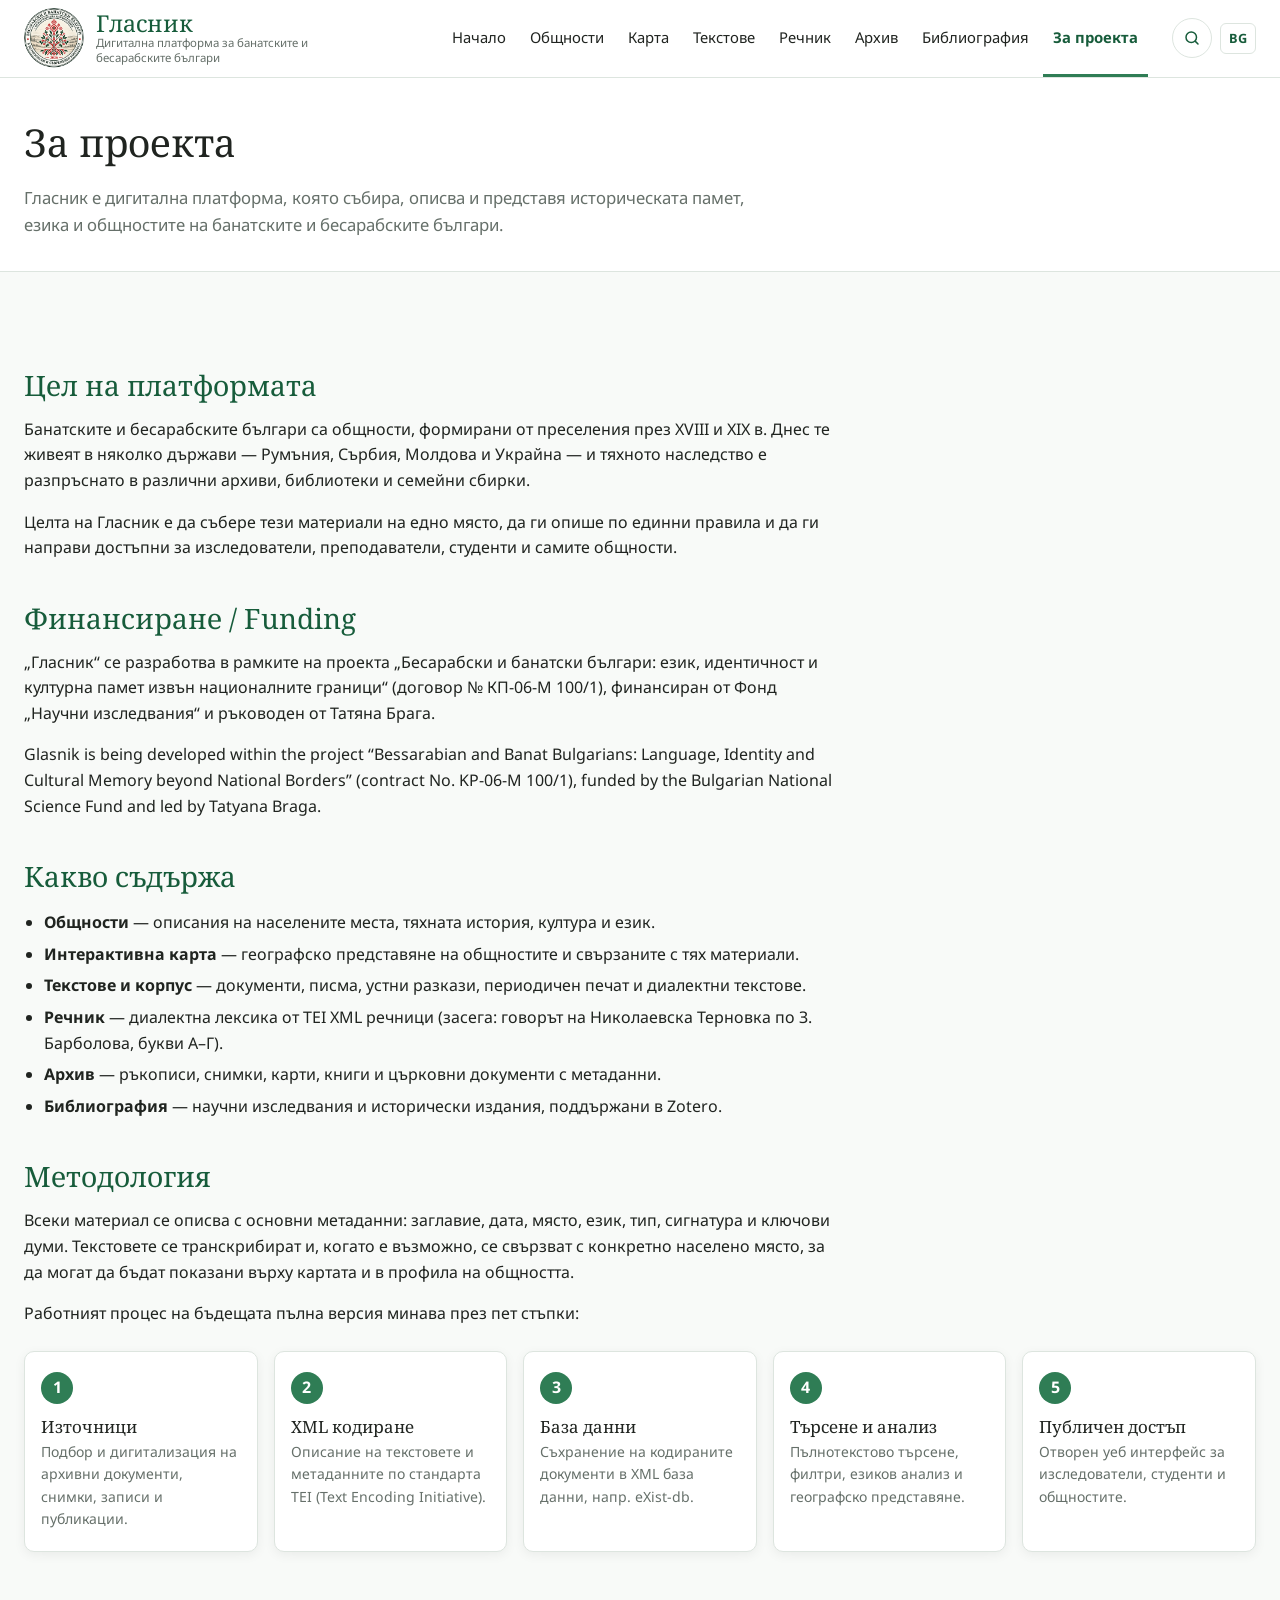
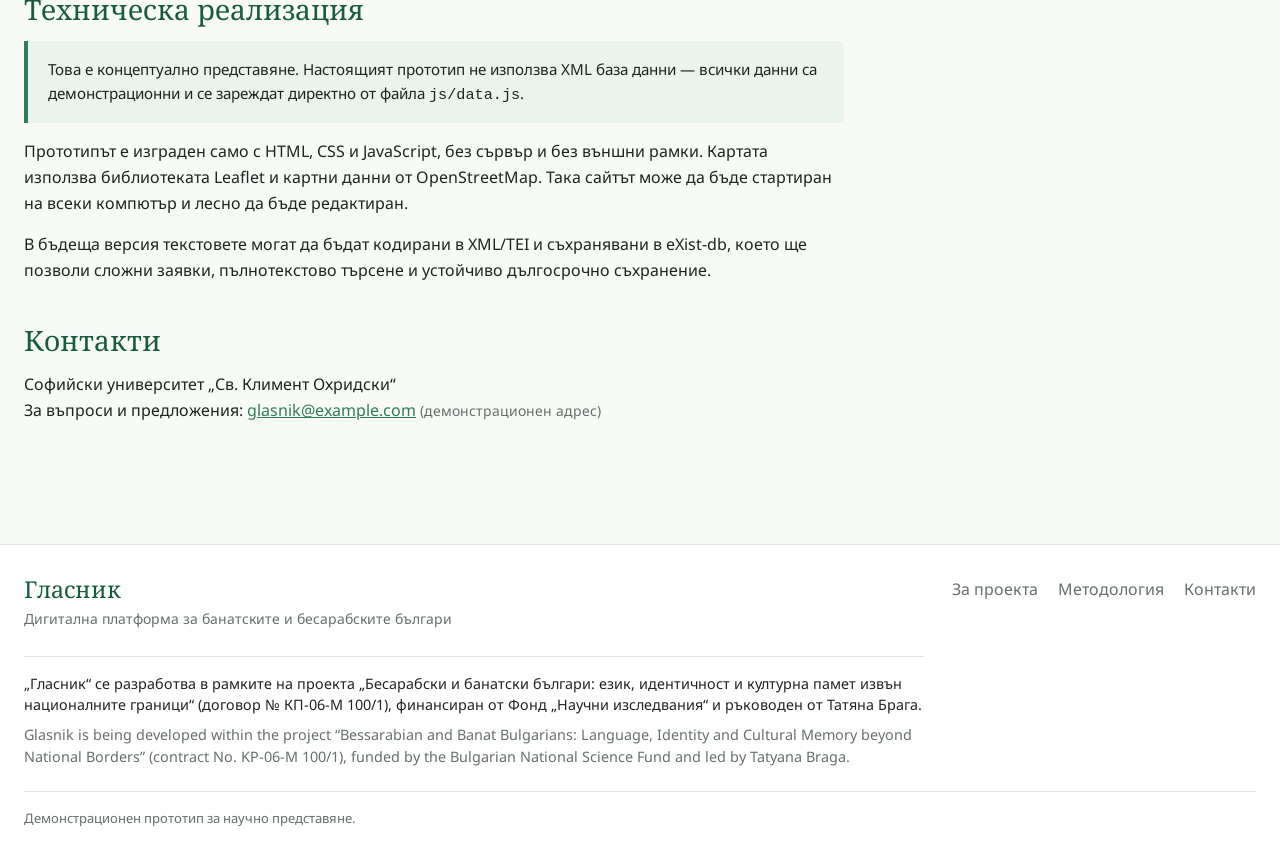
<file: about.html>
<!DOCTYPE html>
<html lang="bg">
<head>
  <meta charset="UTF-8">
  <meta name="viewport" content="width=device-width, initial-scale=1.0">
  <title>Гласник — За проекта</title>
  <link rel="preconnect" href="https://fonts.googleapis.com">
  <link rel="preconnect" href="https://fonts.gstatic.com" crossorigin>
  <link rel="stylesheet" href="https://fonts.googleapis.com/css2?family=Noto+Sans:ital,wght@0,400;0,700;1,400&family=Noto+Serif:ital,wght@0,400;0,700;1,400&display=swap">
  <link rel="icon" type="image/png" href="assets/images/favicon.png">
  <link rel="stylesheet" href="css/style.css">
</head>
<body data-page="about">

  <div id="site-header"></div>

  <main>
    <section class="page-header">
      <div class="container">
        <h1>За проекта</h1>
        <p>Гласник е дигитална платформа, която събира, описва и представя историческата памет, езика и общностите на банатските и бесарабските българи.</p>
      </div>
    </section>

    <section class="section">
      <div class="container">
        <div class="prose">

          <h2 id="goal">Цел на платформата</h2>
          <p>
            Банатските и бесарабските българи са общности, формирани от преселения през XVIII и XIX в.
            Днес те живеят в няколко държави — Румъния, Сърбия, Молдова и Украйна — и тяхното наследство
            е разпръснато в различни архиви, библиотеки и семейни сбирки.
          </p>
          <p>
            Целта на Гласник е да събере тези материали на едно място, да ги опише по единни правила
            и да ги направи достъпни за изследователи, преподаватели, студенти и самите общности.
          </p>

          <h2 id="funding">Финансиране / Funding</h2>
          <p lang="bg">„Гласник“ се разработва в рамките на проекта „Бесарабски и банатски българи: език, идентичност и културна памет извън националните граници“ (договор № КП-06-М 100/1), финансиран от Фонд „Научни изследвания“ и ръководен от Татяна Брага.</p>
          <p lang="en">Glasnik is being developed within the project “Bessarabian and Banat Bulgarians: Language, Identity and Cultural Memory beyond National Borders” (contract No. KP-06-M 100/1), funded by the Bulgarian National Science Fund and led by Tatyana Braga.</p>

          <h2 id="content">Какво съдържа</h2>
          <ul>
            <li><strong>Общности</strong> — описания на населените места, тяхната история, култура и език.</li>
            <li><strong>Интерактивна карта</strong> — географско представяне на общностите и свързаните с тях материали.</li>
            <li><strong>Текстове и корпус</strong> — документи, писма, устни разкази, периодичен печат и диалектни текстове.</li>
            <li><strong>Речник</strong> — диалектна лексика от TEI XML речници (засега: говорът на Николаевска Терновка по З. Барболова, букви А–Г).</li>
            <li><strong>Архив</strong> — ръкописи, снимки, карти, книги и църковни документи с метаданни.</li>
            <li><strong>Библиография</strong> — научни изследвания и исторически издания, поддържани в Zotero.</li>
          </ul>

          <h2 id="methodology">Методология</h2>
          <p>
            Всеки материал се описва с основни метаданни: заглавие, дата, място, език, тип, сигнатура и ключови думи.
            Текстовете се транскрибират и, когато е възможно, се свързват с конкретно населено място,
            за да могат да бъдат показани върху картата и в профила на общността.
          </p>
          <p>
            Работният процес на бъдещата пълна версия минава през пет стъпки:
          </p>
        </div>

        <ol class="workflow">
          <li>
            <h3>Източници</h3>
            <p>Подбор и дигитализация на архивни документи, снимки, записи и публикации.</p>
          </li>
          <li>
            <h3>XML кодиране</h3>
            <p>Описание на текстовете и метаданните по стандарта TEI (Text Encoding Initiative).</p>
          </li>
          <li>
            <h3>База данни</h3>
            <p>Съхранение на кодираните документи в XML база данни, напр. eXist-db.</p>
          </li>
          <li>
            <h3>Търсене и анализ</h3>
            <p>Пълнотекстово търсене, филтри, езиков анализ и географско представяне.</p>
          </li>
          <li>
            <h3>Публичен достъп</h3>
            <p>Отворен уеб интерфейс за изследователи, студенти и общностите.</p>
          </li>
        </ol>

        <div class="prose">
          <h2 id="technical">Техническа реализация</h2>
          <p class="note">
            Това е концептуално представяне. Настоящият прототип не използва XML база данни —
            всички данни са демонстрационни и се зареждат директно от файла <code>js/data.js</code>.
          </p>
          <p>
            Прототипът е изграден само с HTML, CSS и JavaScript, без сървър и без външни рамки.
            Картата използва библиотеката Leaflet и картни данни от OpenStreetMap.
            Така сайтът може да бъде стартиран на всеки компютър и лесно да бъде редактиран.
          </p>
          <p>
            В бъдеща версия текстовете могат да бъдат кодирани в XML/TEI и съхранявани в eXist-db,
            което ще позволи сложни заявки, пълнотекстово търсене и устойчиво дългосрочно съхранение.
          </p>

          <h2 id="contacts">Контакти</h2>
          <p>
            Софийски университет „Св. Климент Охридски“<br>
            За въпроси и предложения: <a href="mailto:glasnik@example.com">glasnik@example.com</a>
            <span class="muted small">(демонстрационен адрес)</span>
          </p>
        </div>
      </div>
    </section>
  </main>

  <div id="site-footer"></div>

  <script src="js/data.js"></script>
  <script src="js/common.js"></script>
</body>
</html>
</file>
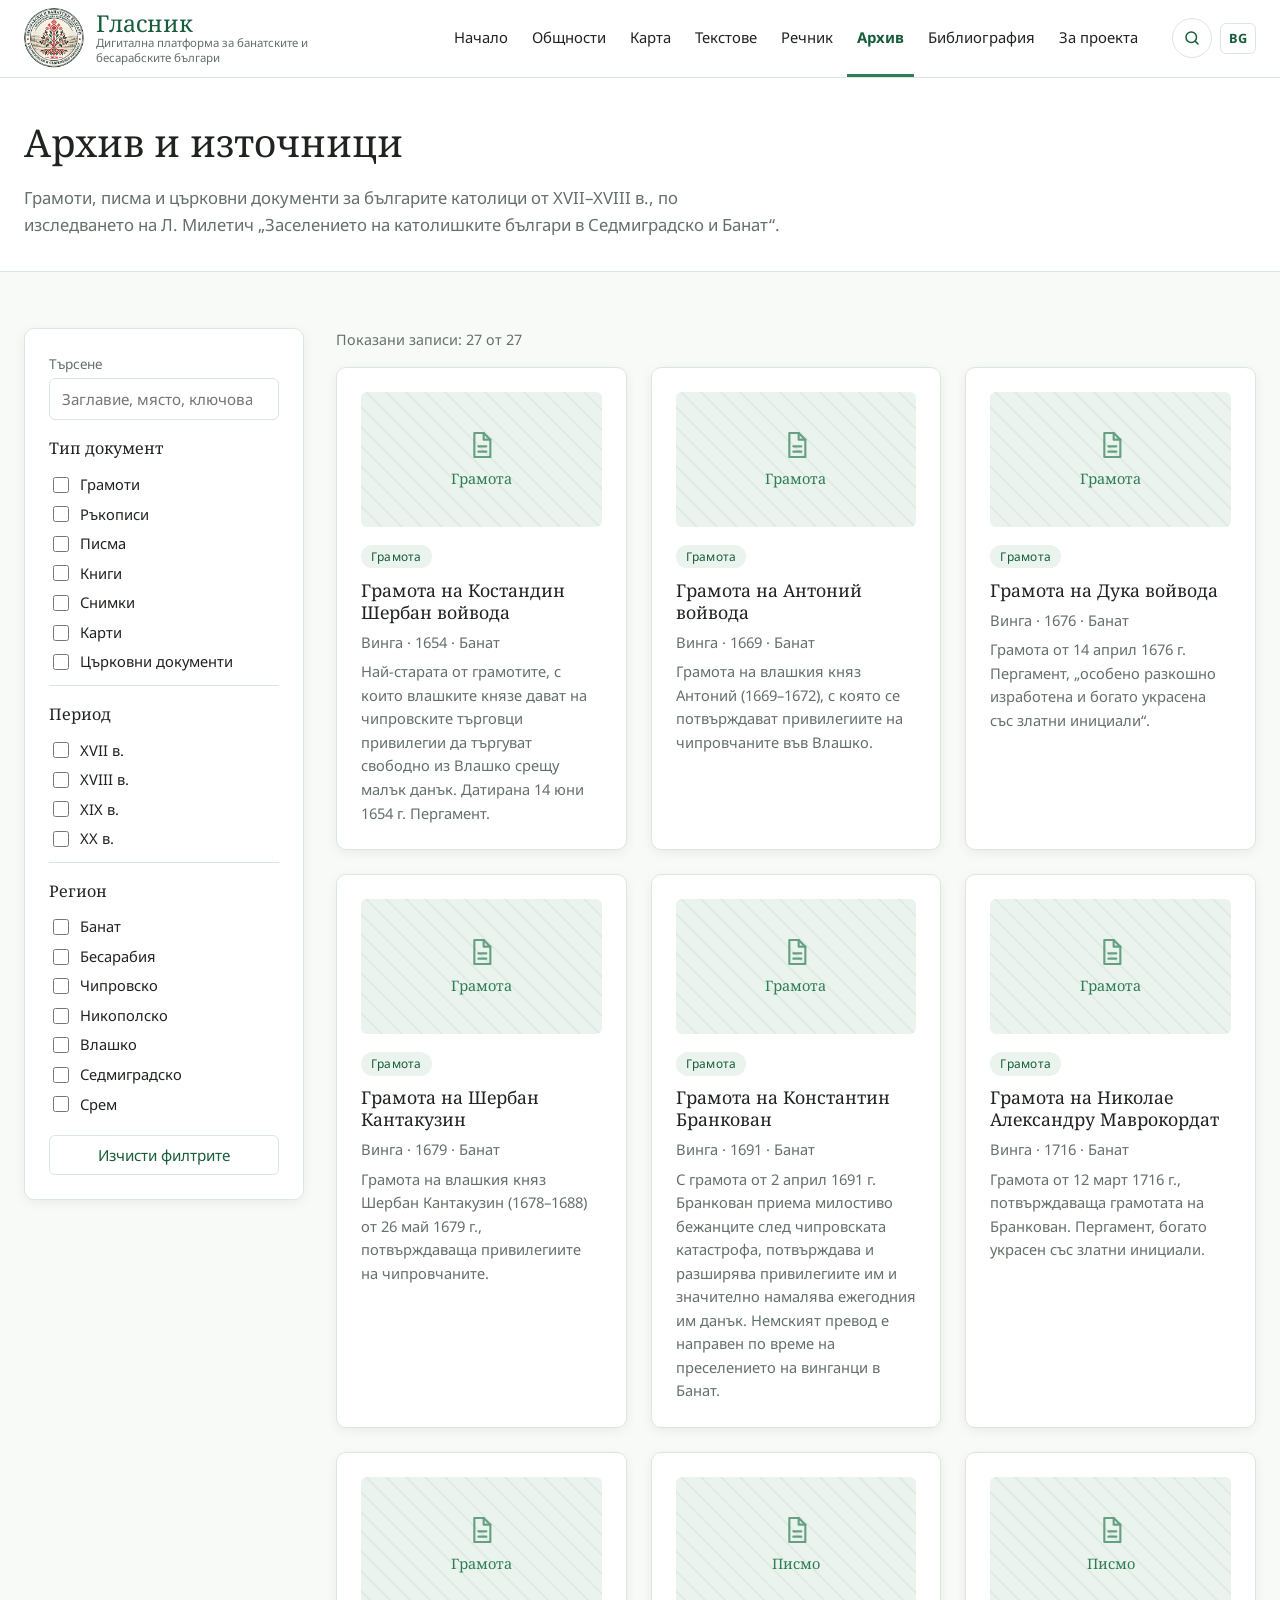
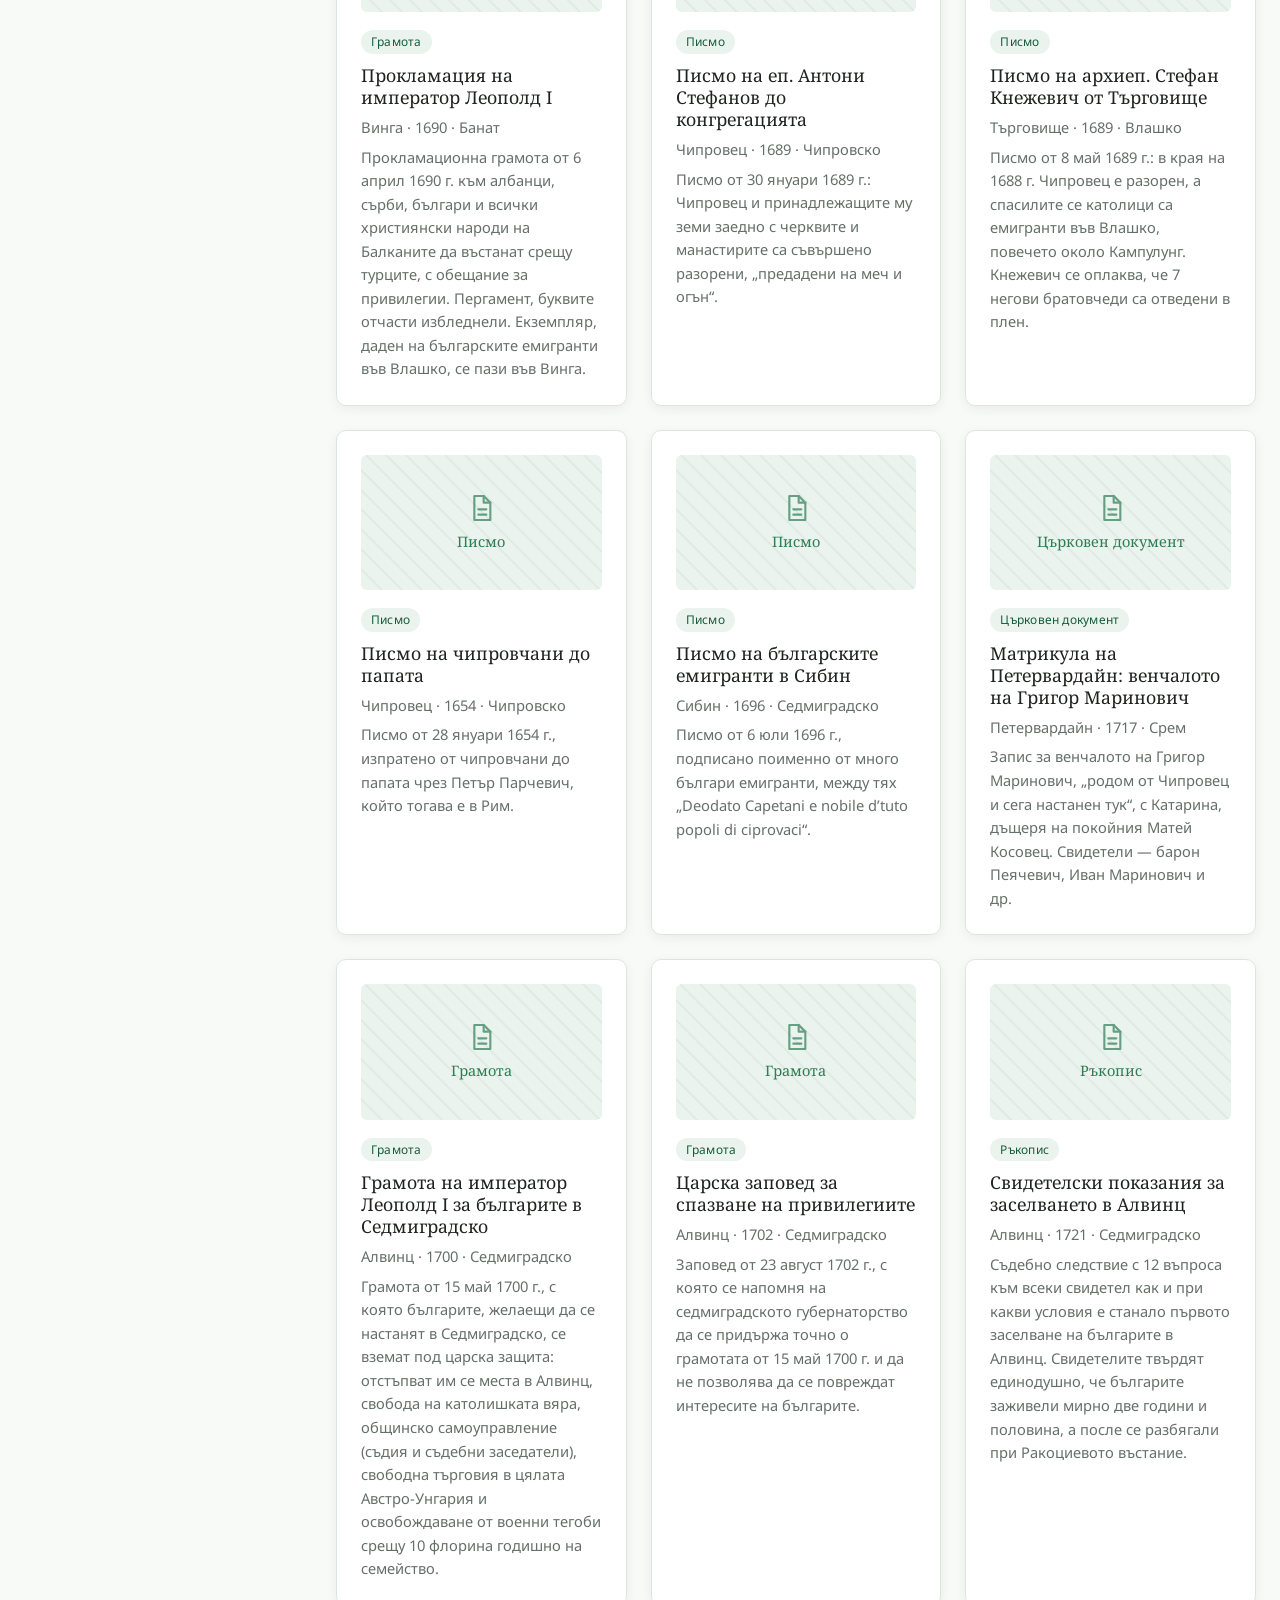
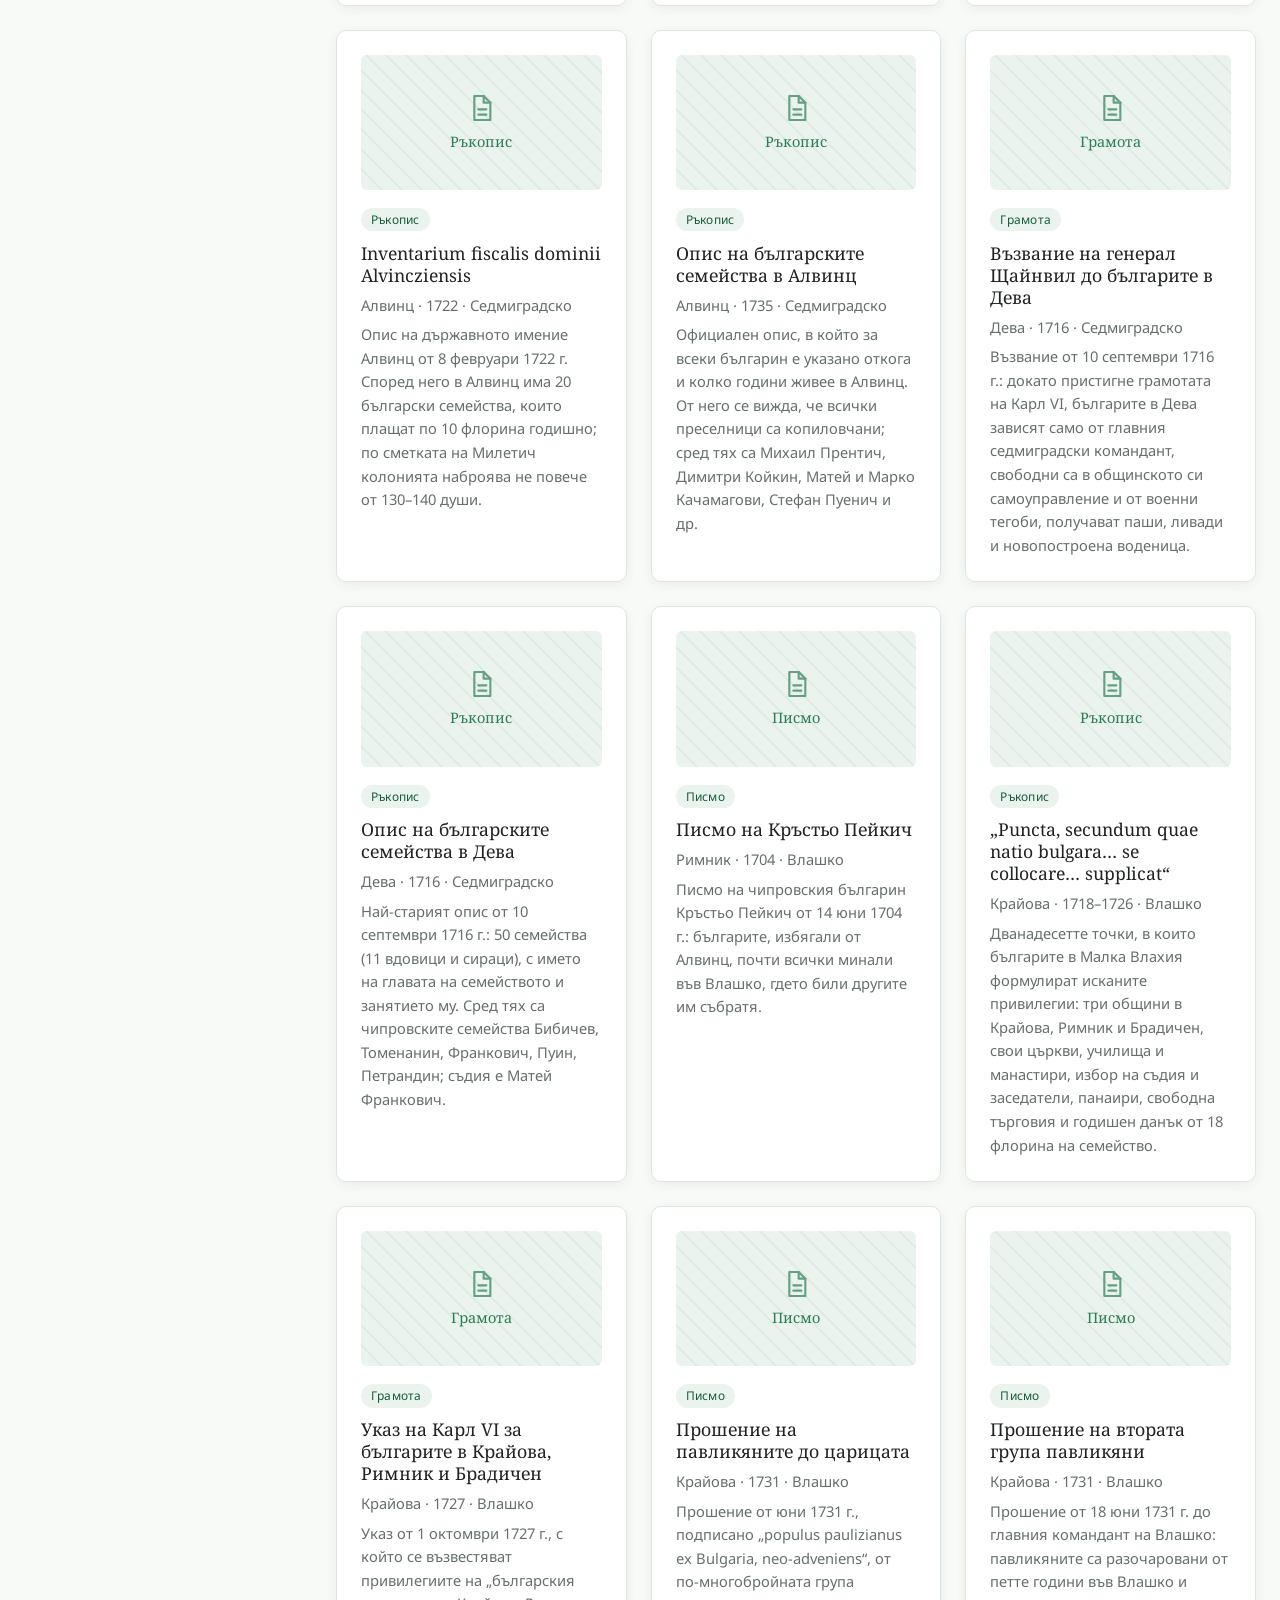
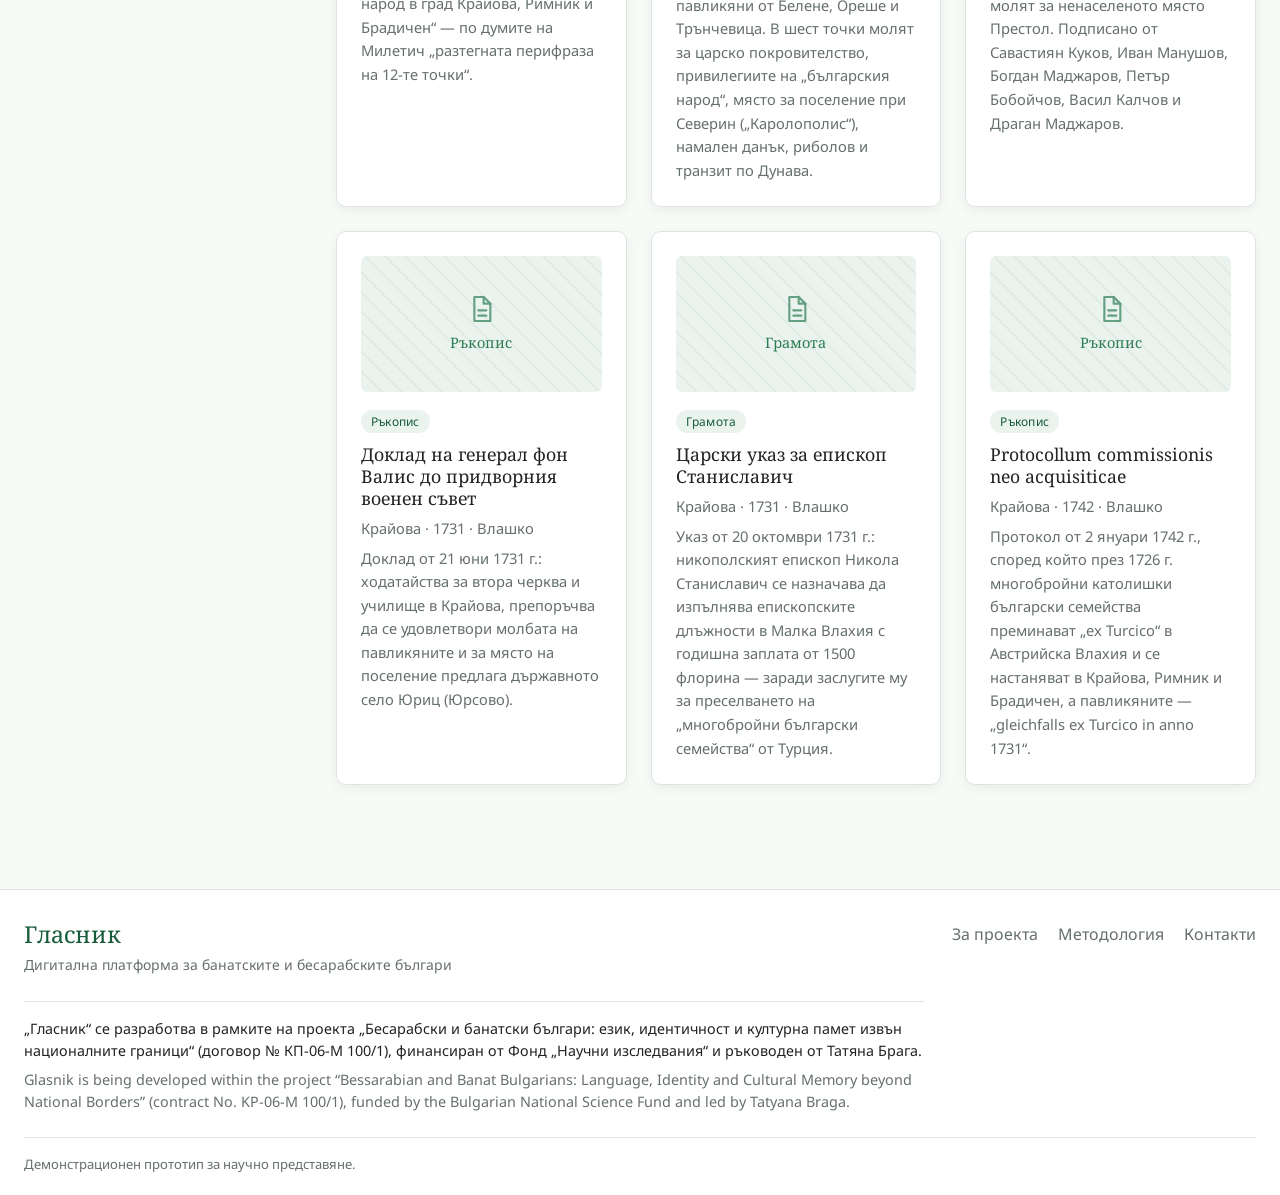
<file: archive.html>
<!DOCTYPE html>
<html lang="bg">
<head>
  <meta charset="UTF-8">
  <meta name="viewport" content="width=device-width, initial-scale=1.0">
  <title>Гласник — Архив и източници</title>
  <link rel="preconnect" href="https://fonts.googleapis.com">
  <link rel="preconnect" href="https://fonts.gstatic.com" crossorigin>
  <link rel="stylesheet" href="https://fonts.googleapis.com/css2?family=Noto+Sans:ital,wght@0,400;0,700;1,400&family=Noto+Serif:ital,wght@0,400;0,700;1,400&display=swap">
  <link rel="icon" type="image/png" href="assets/images/favicon.png">
  <link rel="stylesheet" href="css/style.css">
</head>
<body data-page="archive">

  <div id="site-header"></div>

  <main>
    <section class="page-header">
      <div class="container">
        <h1>Архив и източници</h1>
        <p>Грамоти, писма и църковни документи за българите католици от XVII–XVIII в., по изследването на Л. Милетич „Заселението на католишките българи в Седмиградско и Банат“.</p>
      </div>
    </section>

    <section class="section">
      <div class="container sidebar-layout">

        <aside class="filters-panel card" aria-label="Филтри за архива">
          <label class="field-label" for="archive-search">Търсене</label>
          <input class="input" type="search" id="archive-search" placeholder="Заглавие, място, ключова дума…" style="margin-bottom: 16px;">

          <fieldset class="filter-group">
            <legend>Тип документ</legend>
            <label class="check"><input type="checkbox" name="archive-type" value="Грамота"> Грамоти</label>
            <label class="check"><input type="checkbox" name="archive-type" value="Ръкопис"> Ръкописи</label>
            <label class="check"><input type="checkbox" name="archive-type" value="Писмо"> Писма</label>
            <label class="check"><input type="checkbox" name="archive-type" value="Книга"> Книги</label>
            <label class="check"><input type="checkbox" name="archive-type" value="Снимка"> Снимки</label>
            <label class="check"><input type="checkbox" name="archive-type" value="Карта"> Карти</label>
            <label class="check"><input type="checkbox" name="archive-type" value="Църковен документ"> Църковни документи</label>
          </fieldset>

          <fieldset class="filter-group">
            <legend>Период</legend>
            <label class="check"><input type="checkbox" name="archive-period" value="XVII"> XVII в.</label>
            <label class="check"><input type="checkbox" name="archive-period" value="XVIII"> XVIII в.</label>
            <label class="check"><input type="checkbox" name="archive-period" value="XIX"> XIX в.</label>
            <label class="check"><input type="checkbox" name="archive-period" value="XX"> XX в.</label>
          </fieldset>

          <fieldset class="filter-group">
            <legend>Регион</legend>
            <label class="check"><input type="checkbox" name="archive-region" value="Банат"> Банат</label>
            <label class="check"><input type="checkbox" name="archive-region" value="Бесарабия"> Бесарабия</label>
            <label class="check"><input type="checkbox" name="archive-region" value="Чипровско"> Чипровско</label>
            <label class="check"><input type="checkbox" name="archive-region" value="Никополско"> Никополско</label>
            <label class="check"><input type="checkbox" name="archive-region" value="Влашко"> Влашко</label>
            <label class="check"><input type="checkbox" name="archive-region" value="Седмиградско"> Седмиградско</label>
            <label class="check"><input type="checkbox" name="archive-region" value="Срем"> Срем</label>
          </fieldset>

          <button type="button" class="btn btn-outline btn-block" id="reset-archive" style="margin-top: 8px;">Изчисти филтрите</button>
        </aside>

        <div>
          <p class="results-info" id="archive-count" aria-live="polite"></p>
          <div class="grid grid-3" id="archive-grid"></div>
        </div>
      </div>
    </section>
  </main>

  <dialog class="modal" id="archive-modal" aria-labelledby="modal-title">
    <div class="modal-header">
      <div>
        <span class="badge" id="modal-type"></span>
        <h2 id="modal-title"></h2>
      </div>
      <button type="button" class="icon-btn" id="modal-close" aria-label="Затвори">✕</button>
    </div>
    <div class="modal-body">
      <dl class="info-list" id="modal-info"></dl>
      <p class="field-label" style="margin-top: 16px;">Кратко описание</p>
      <p id="modal-description"></p>
      <p class="field-label">Ключови думи</p>
      <ul class="tag-list" id="modal-keywords" aria-label="Ключови думи"></ul>

      <div class="modal-actions">
        <button type="button" class="btn btn-primary" id="btn-preview">Преглед</button>
        <button type="button" class="btn btn-outline" id="btn-transcription" aria-expanded="false" aria-controls="modal-transcription">Транскрипция</button>
        <button type="button" class="btn btn-outline" id="btn-pdf">Изтегли PDF</button>
      </div>

      <div class="transcription" id="modal-transcription" hidden></div>
    </div>
  </dialog>

  <div id="site-footer"></div>

  <script src="js/data.js"></script>
  <script src="js/common.js"></script>
  <script src="js/archive.js"></script>
</body>
</html>
</file>
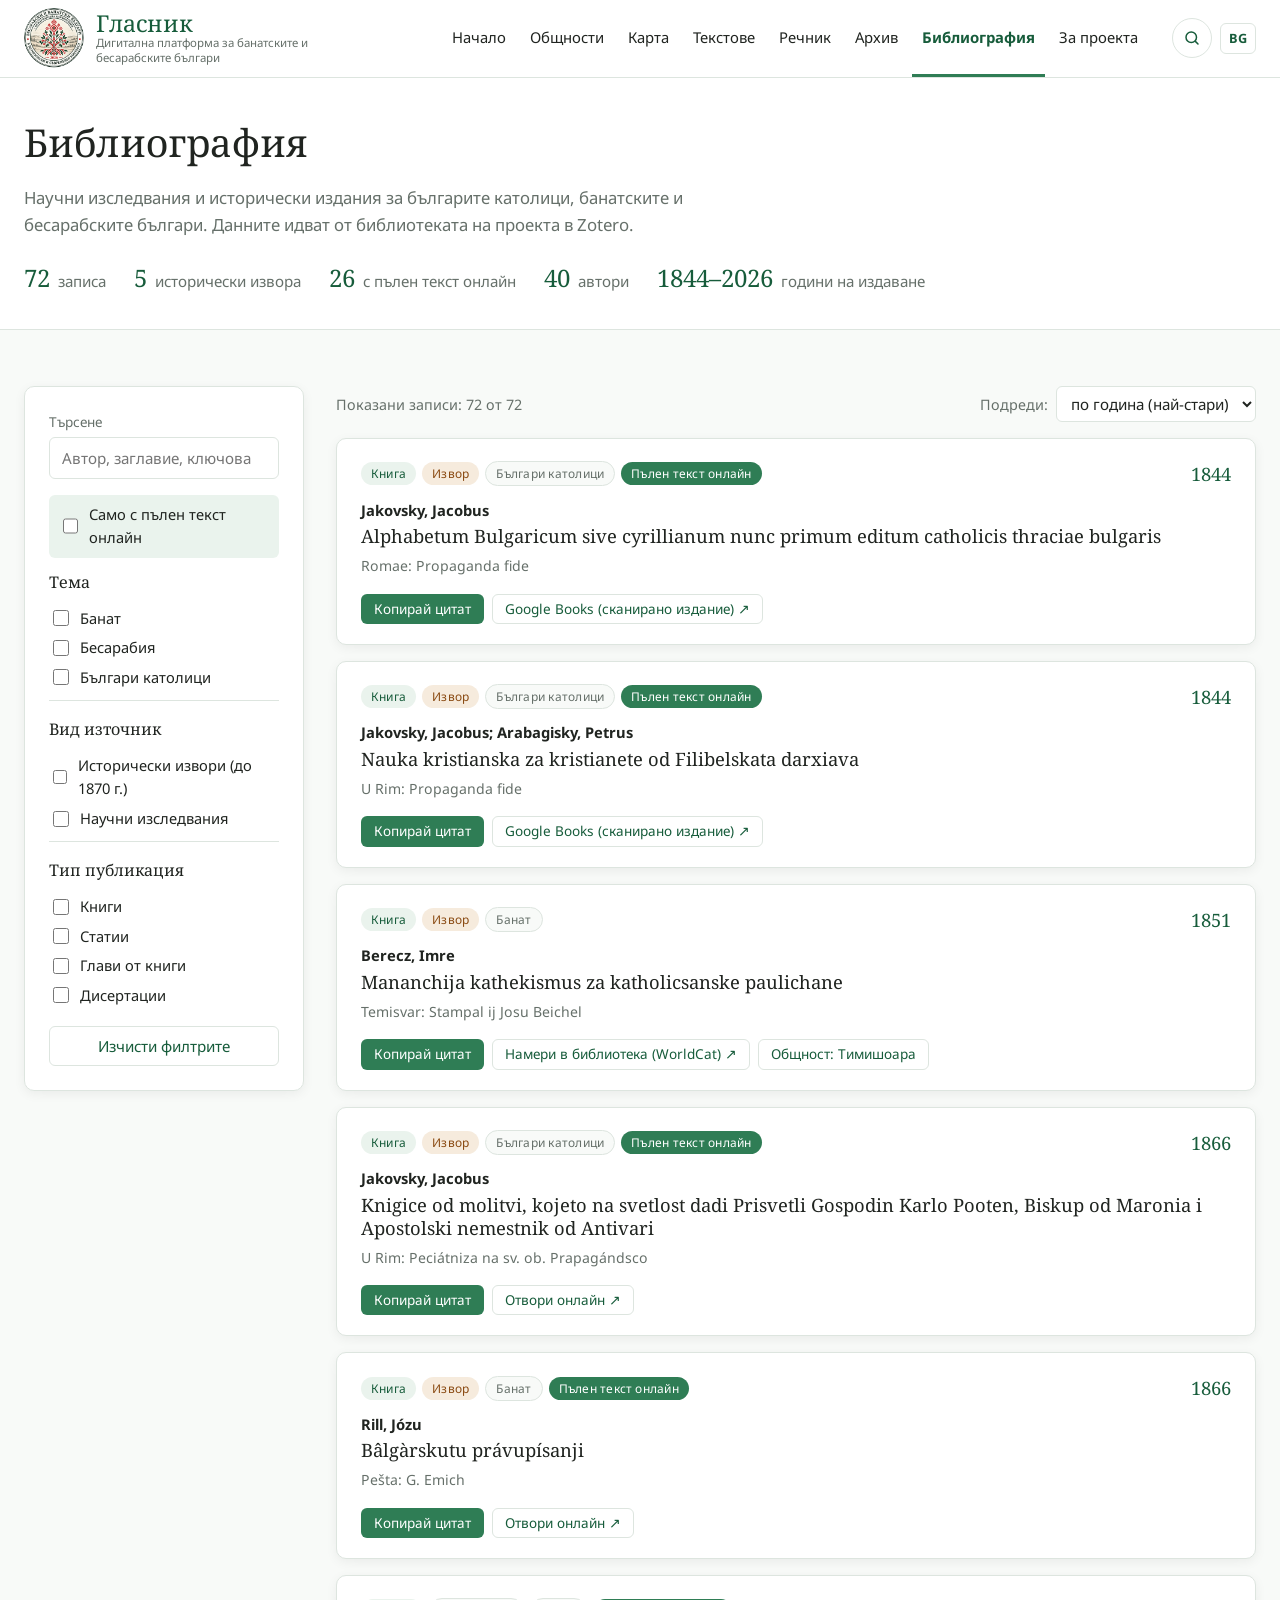
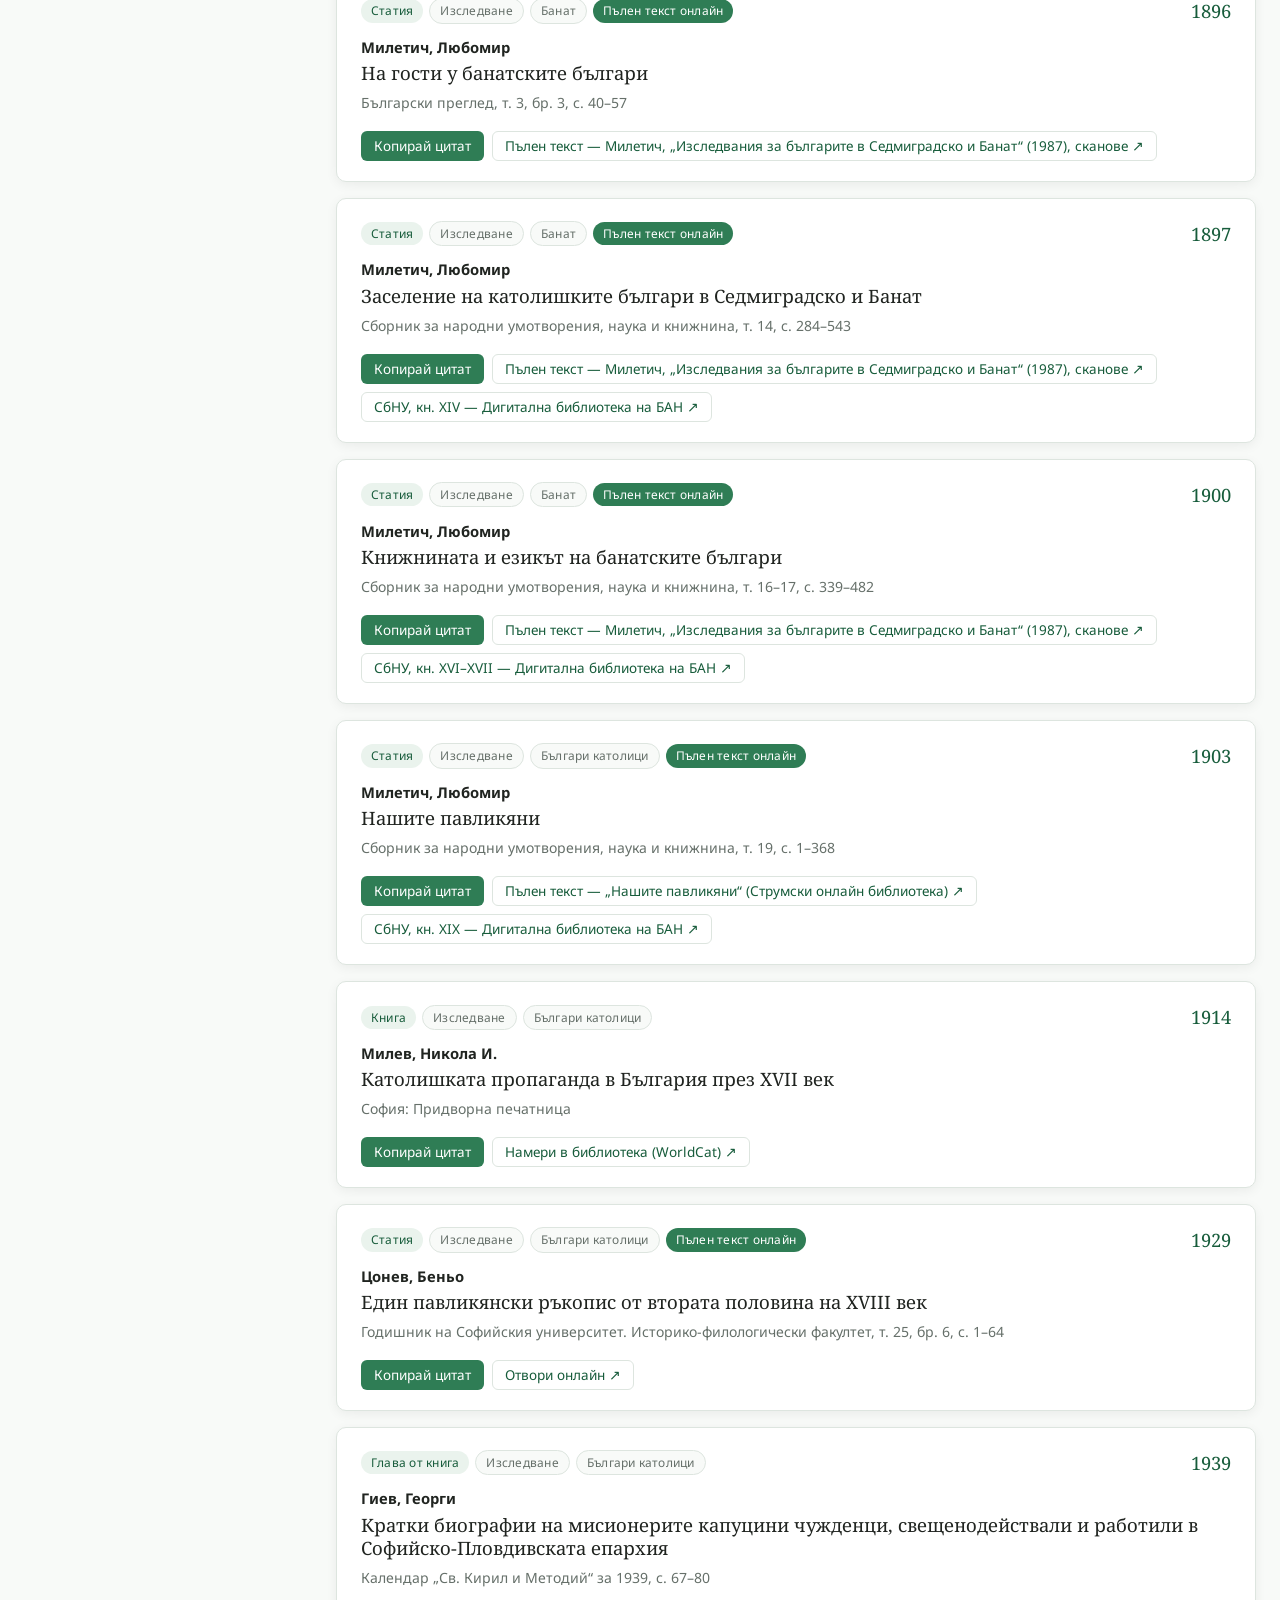
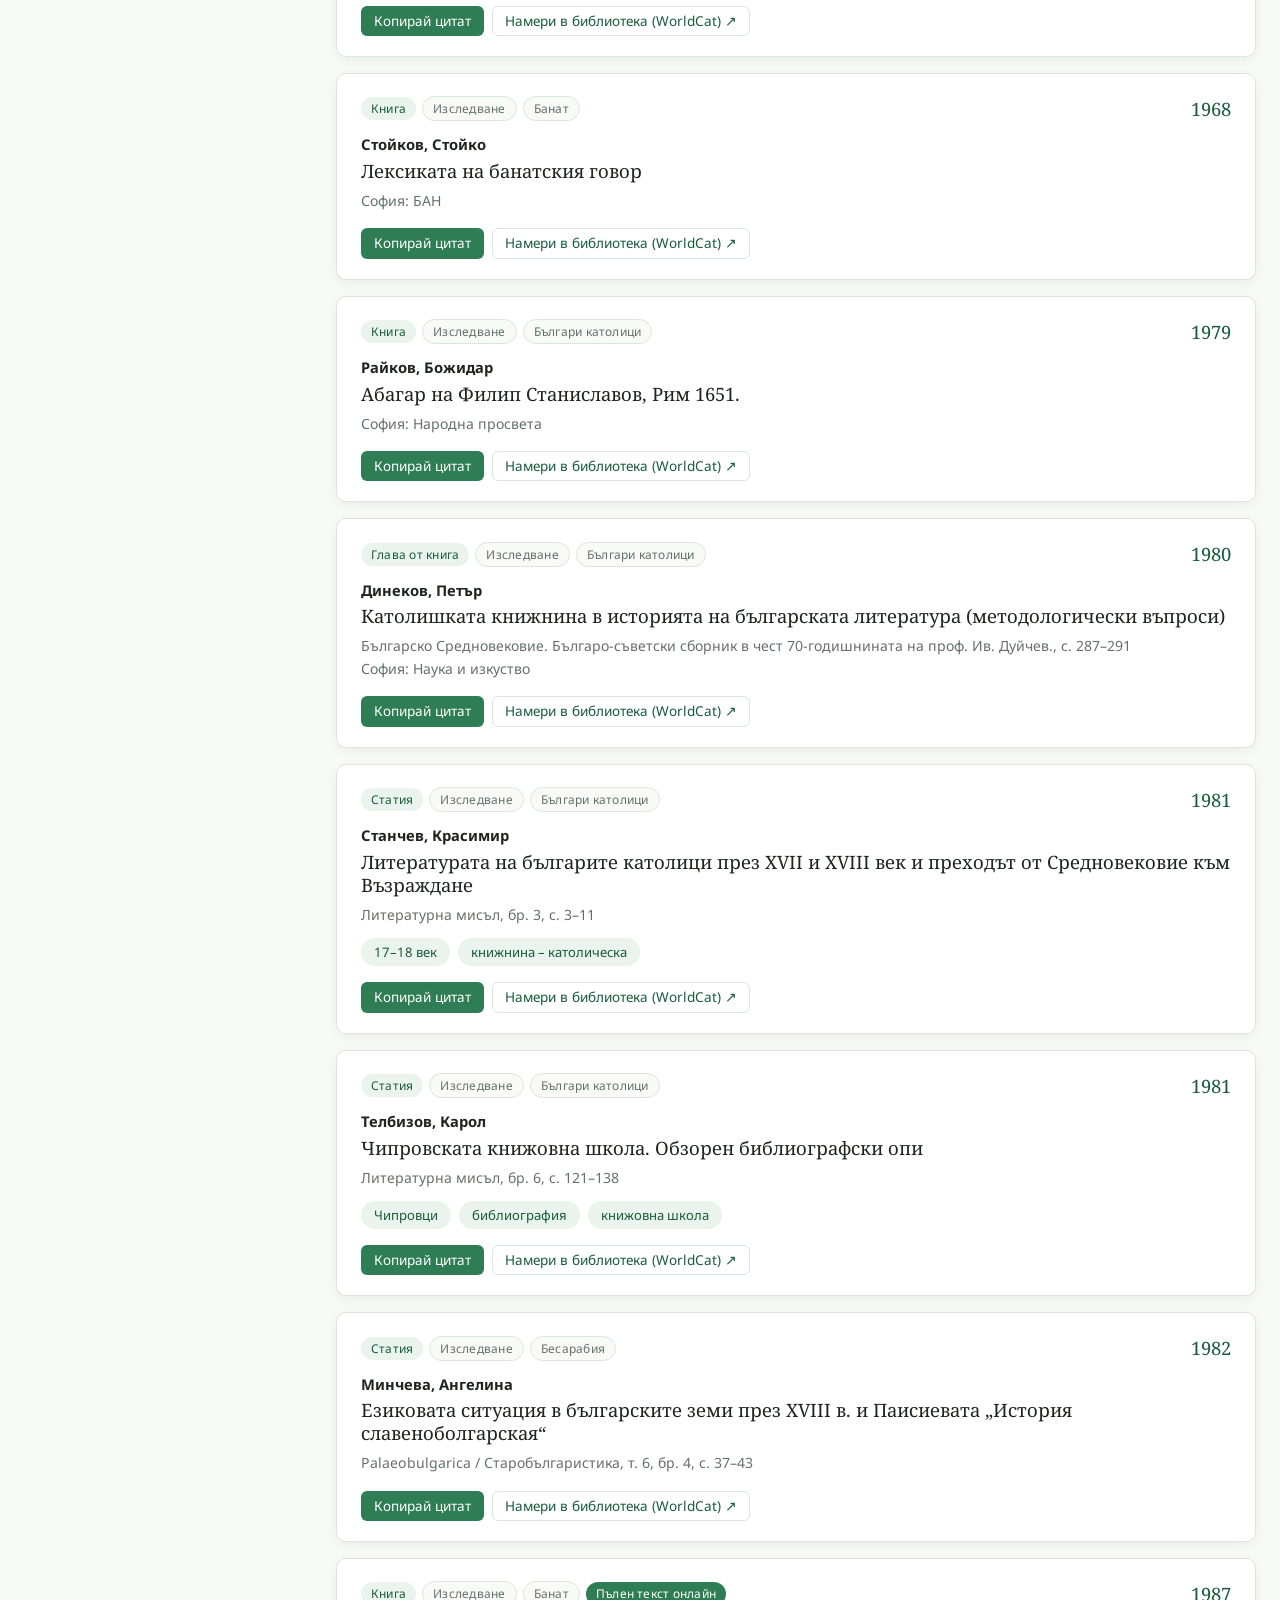
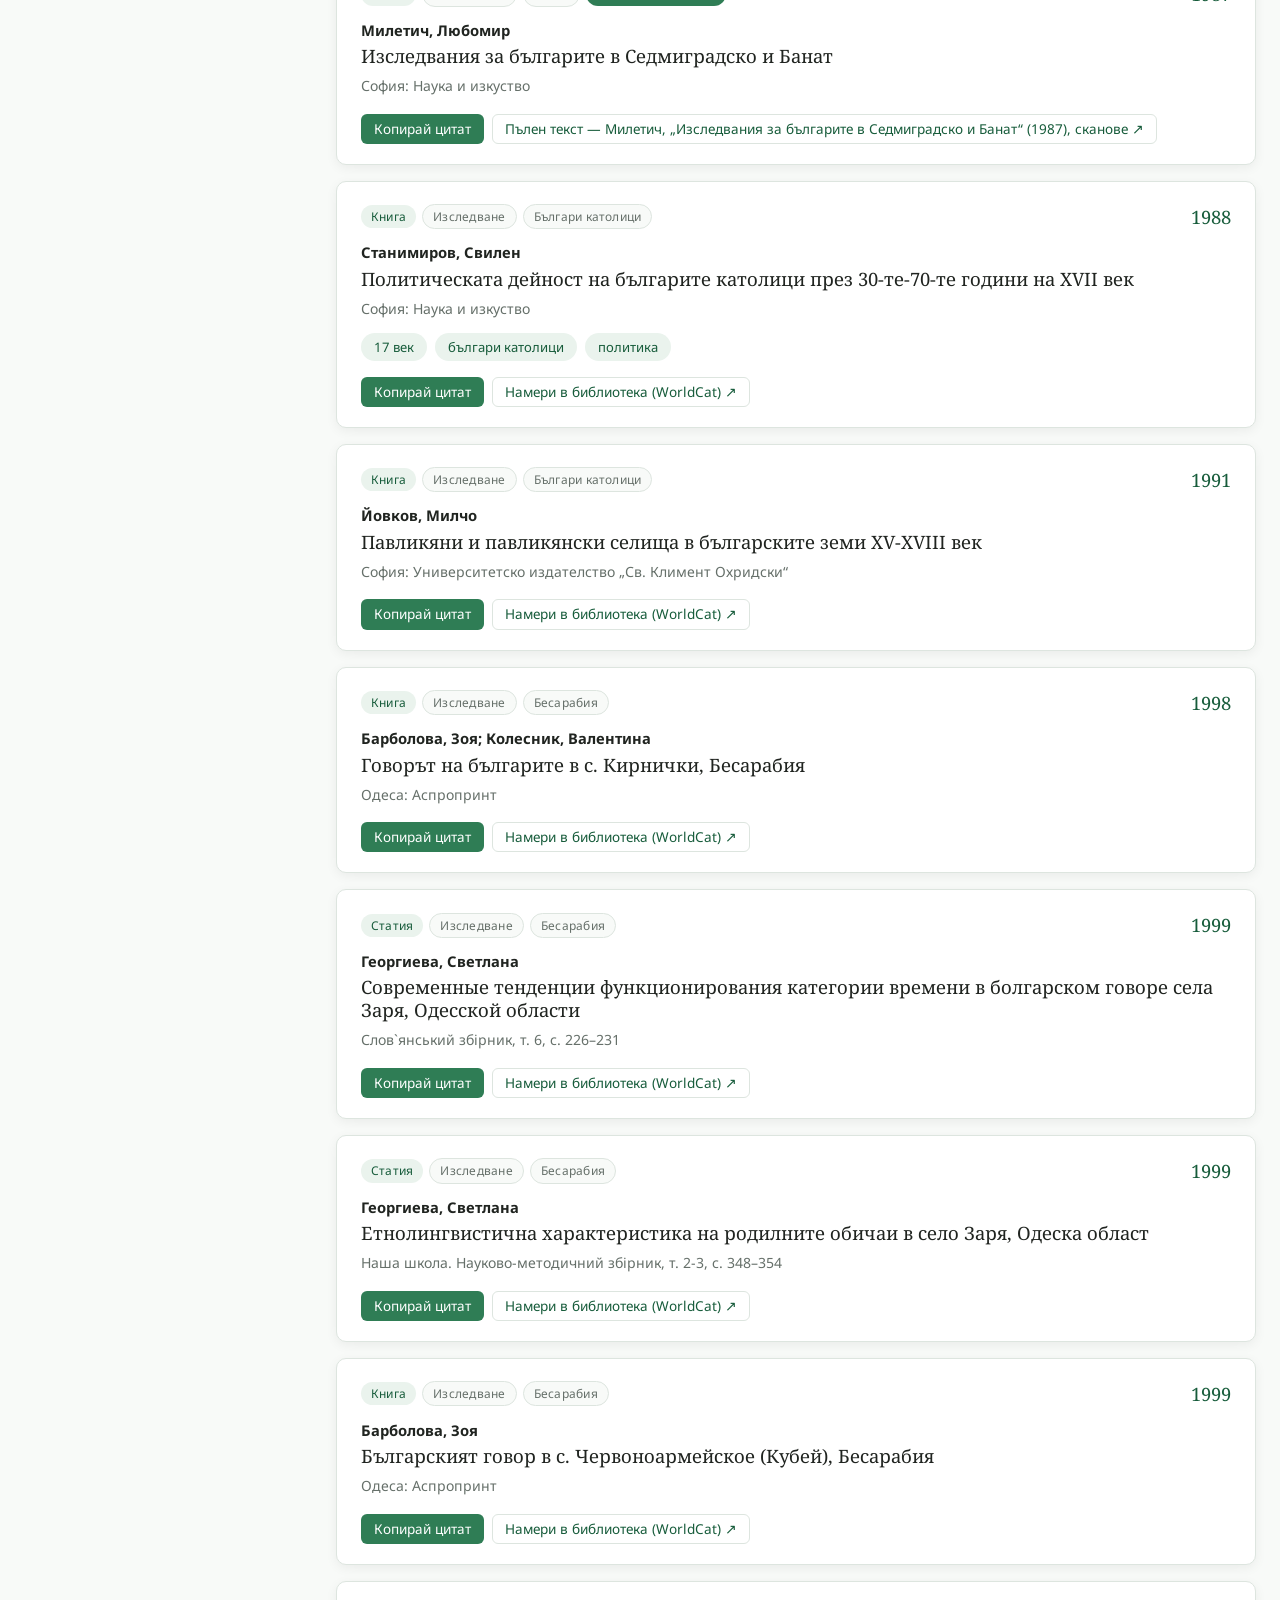
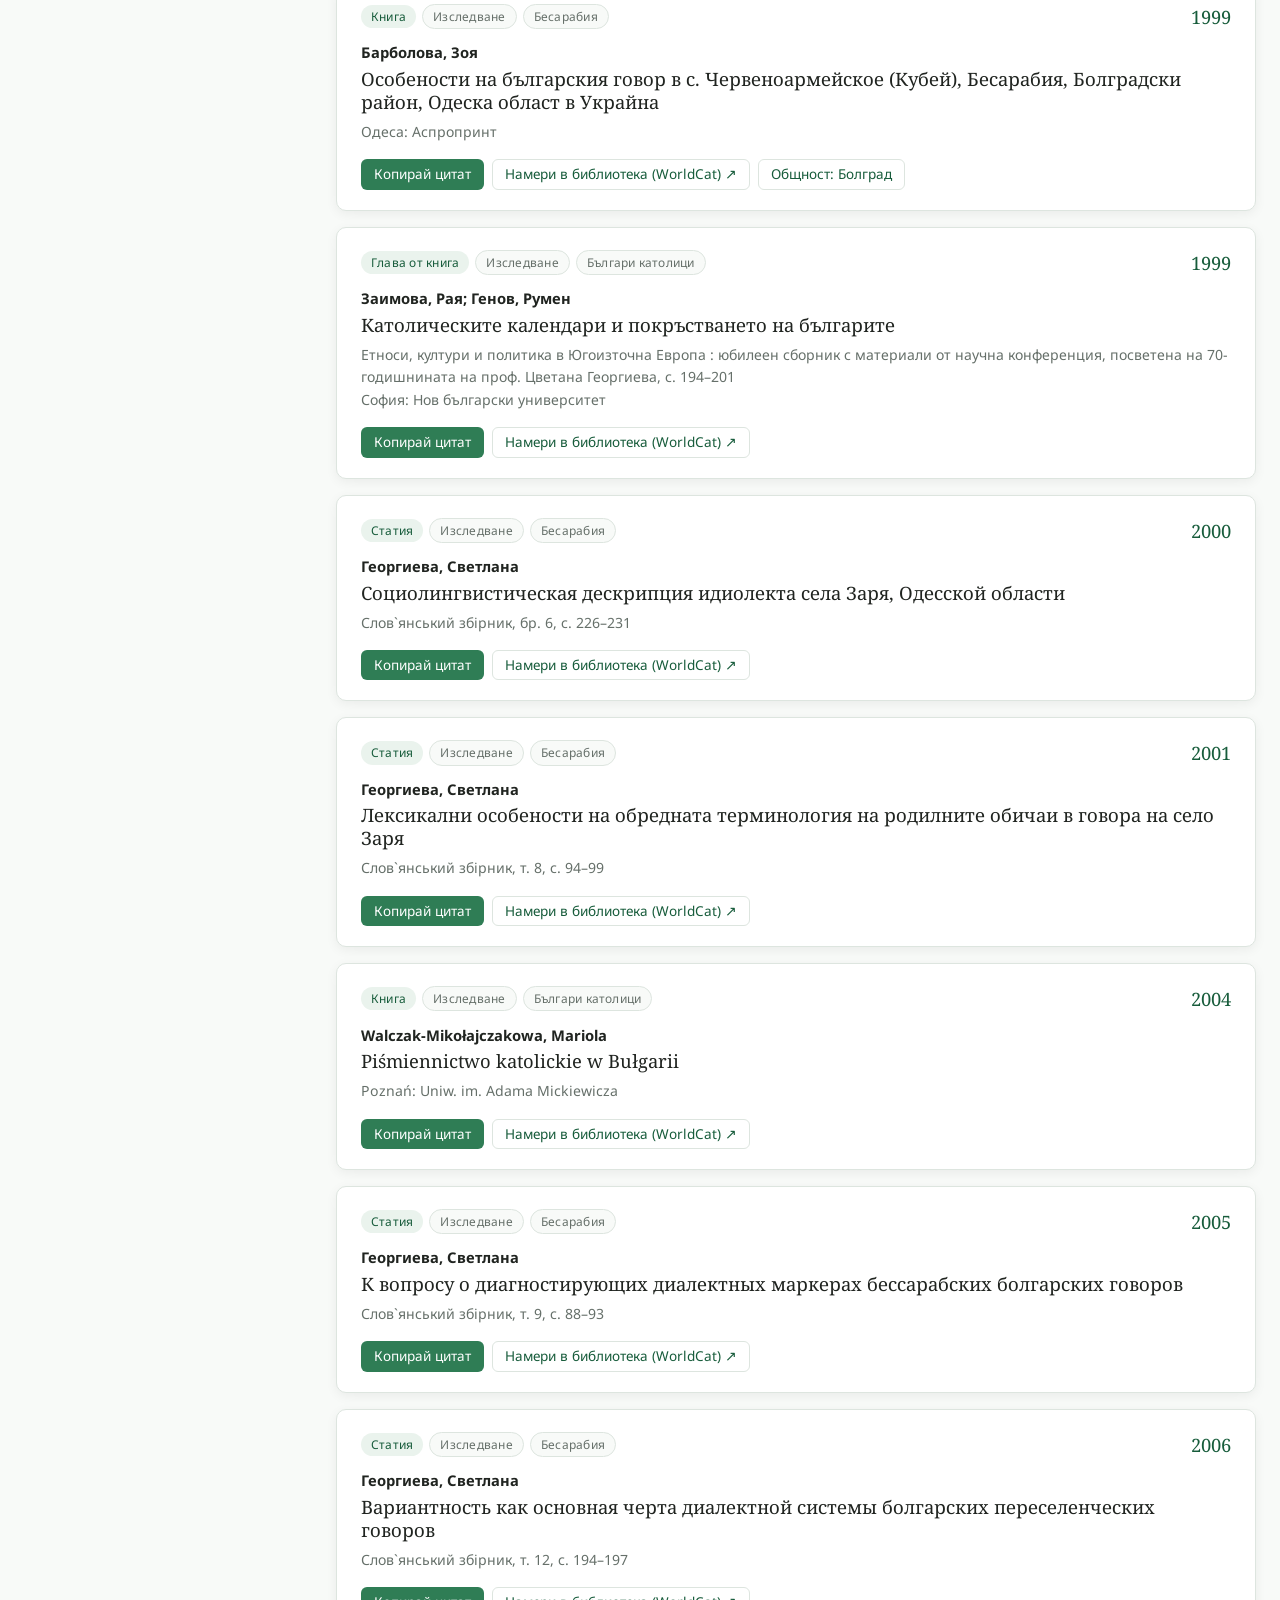
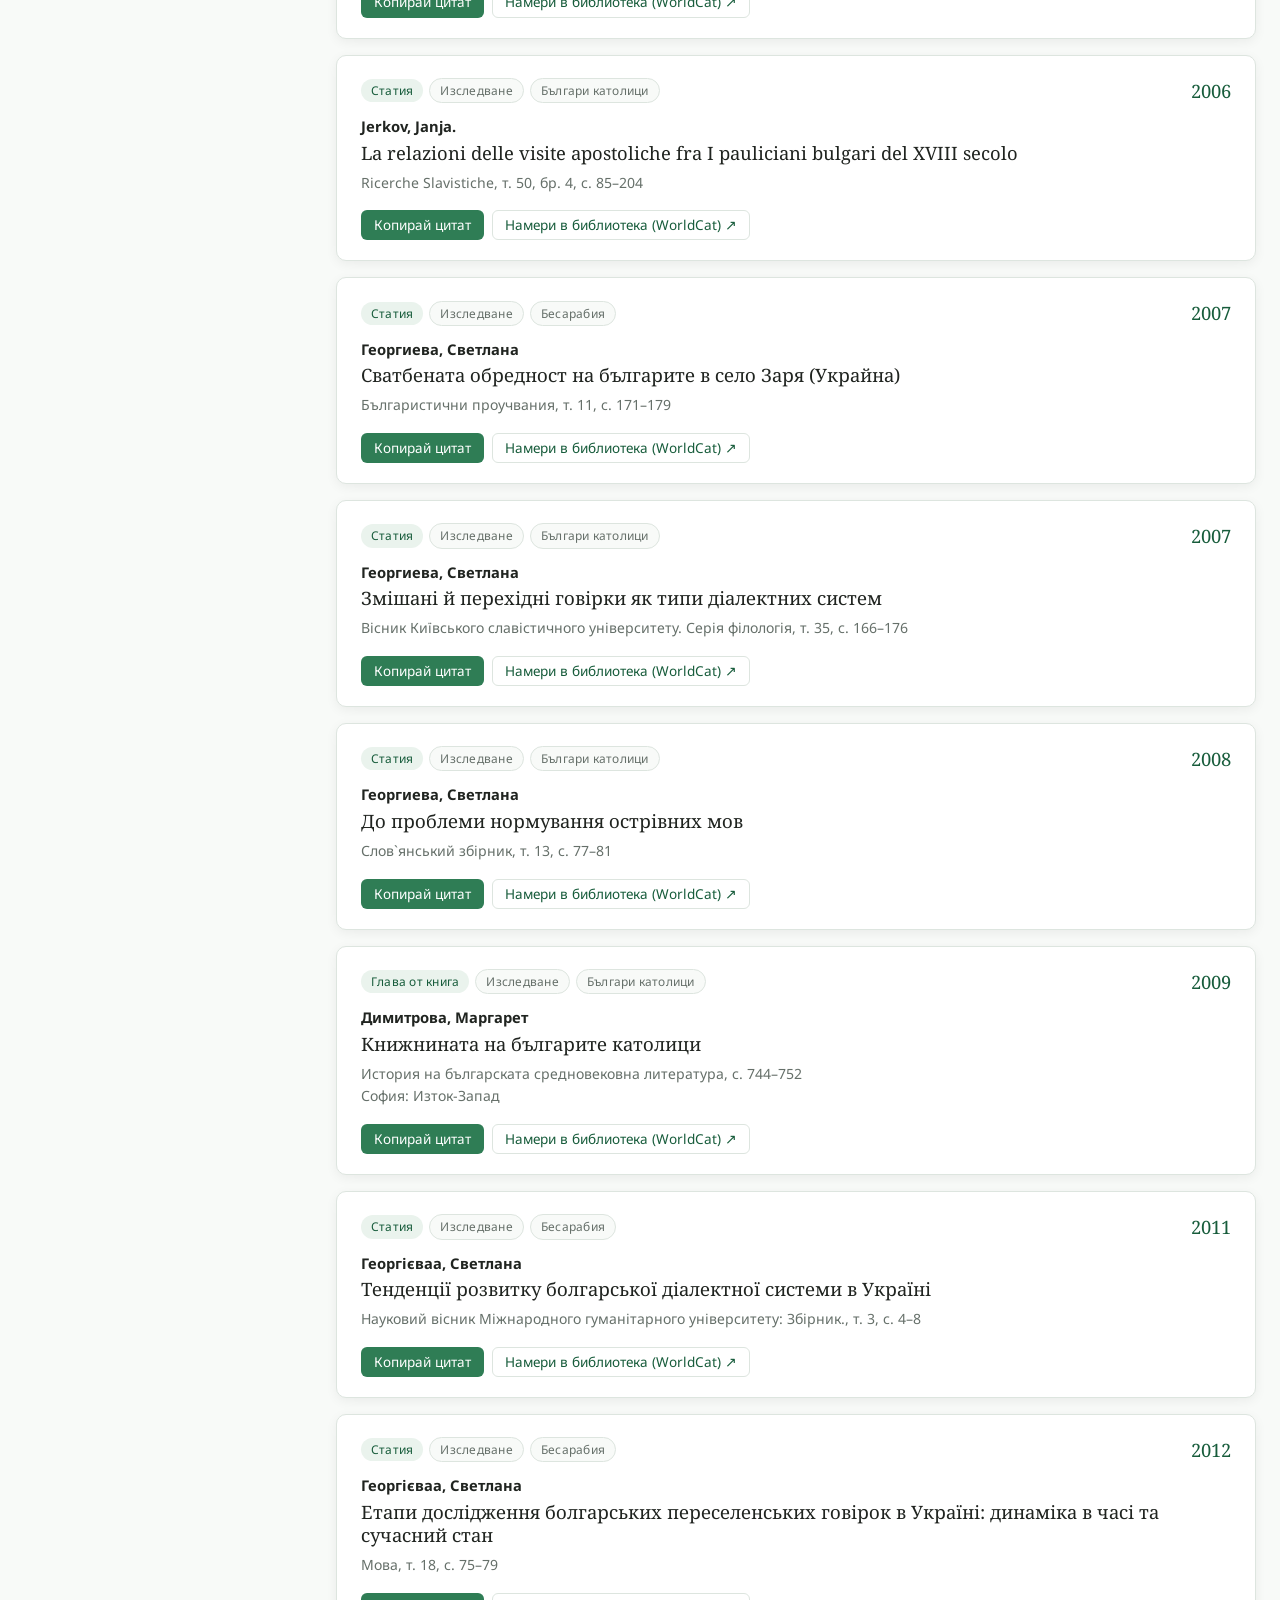
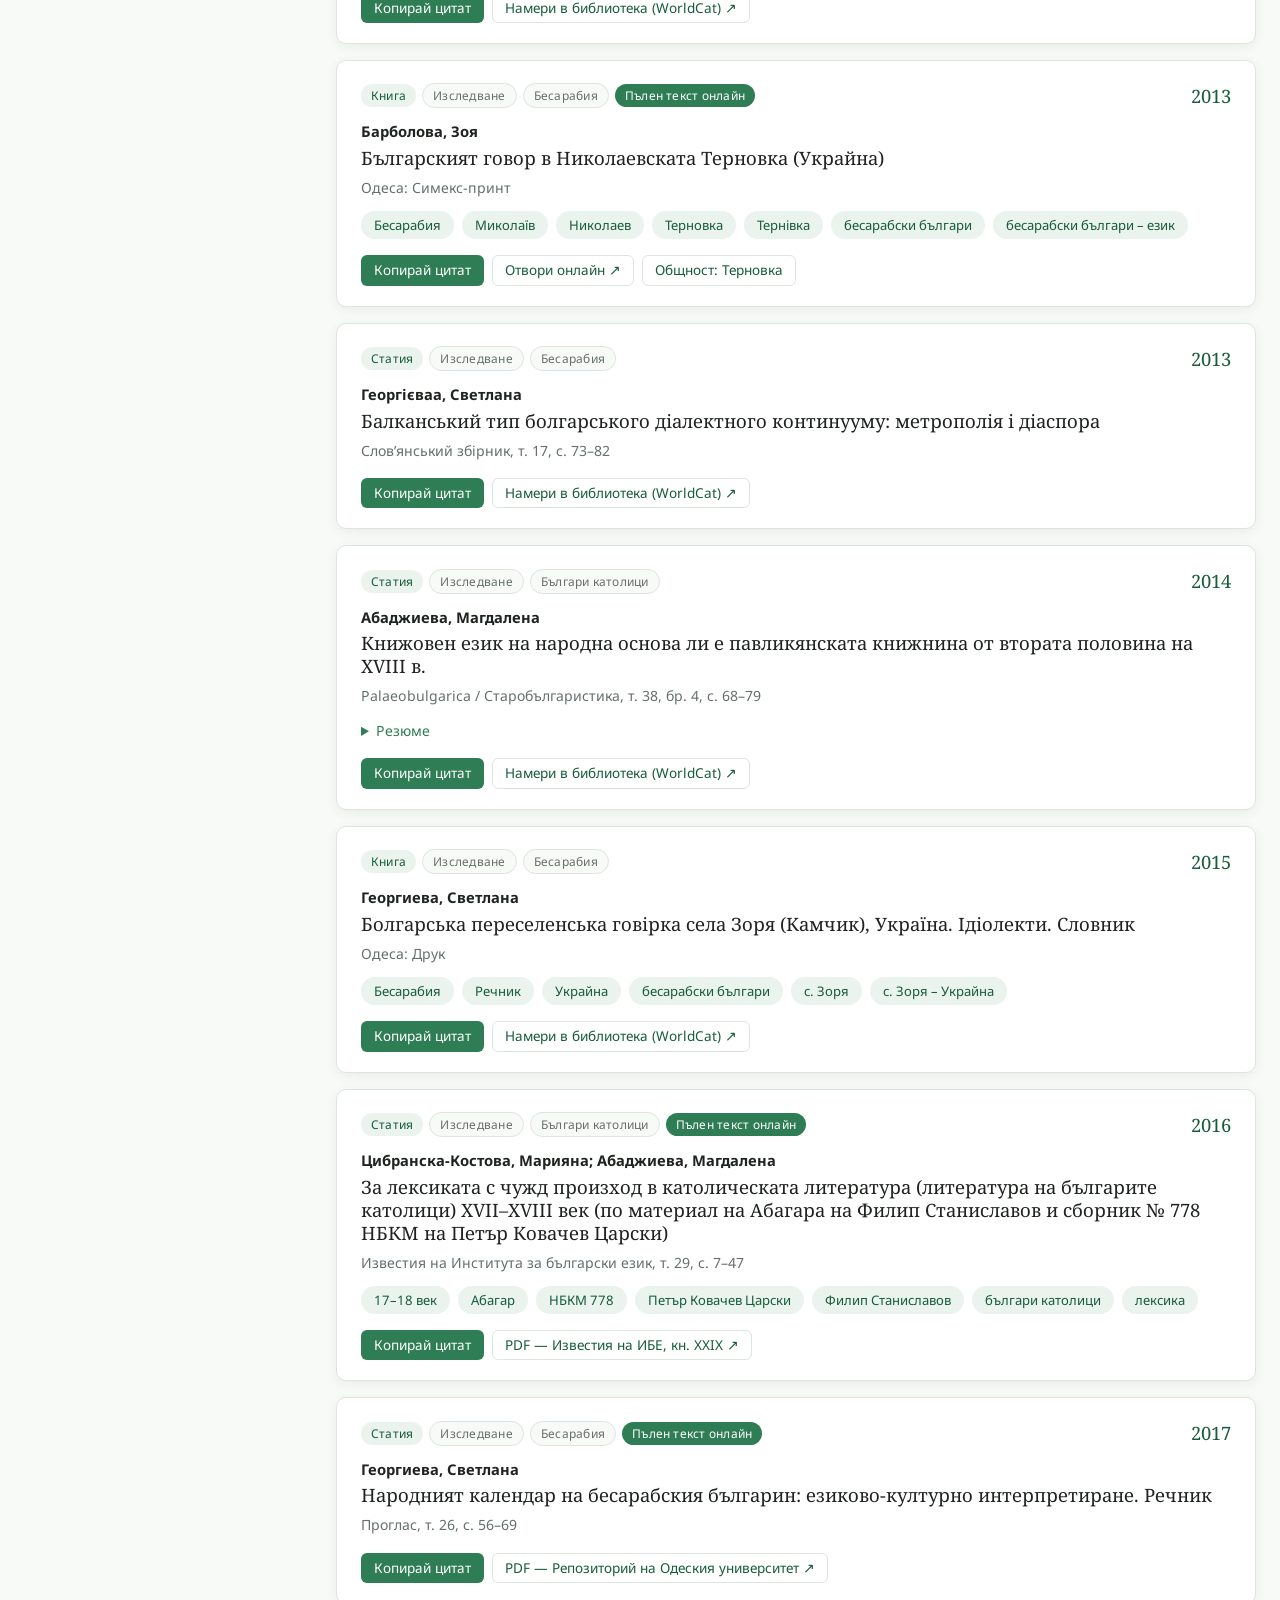
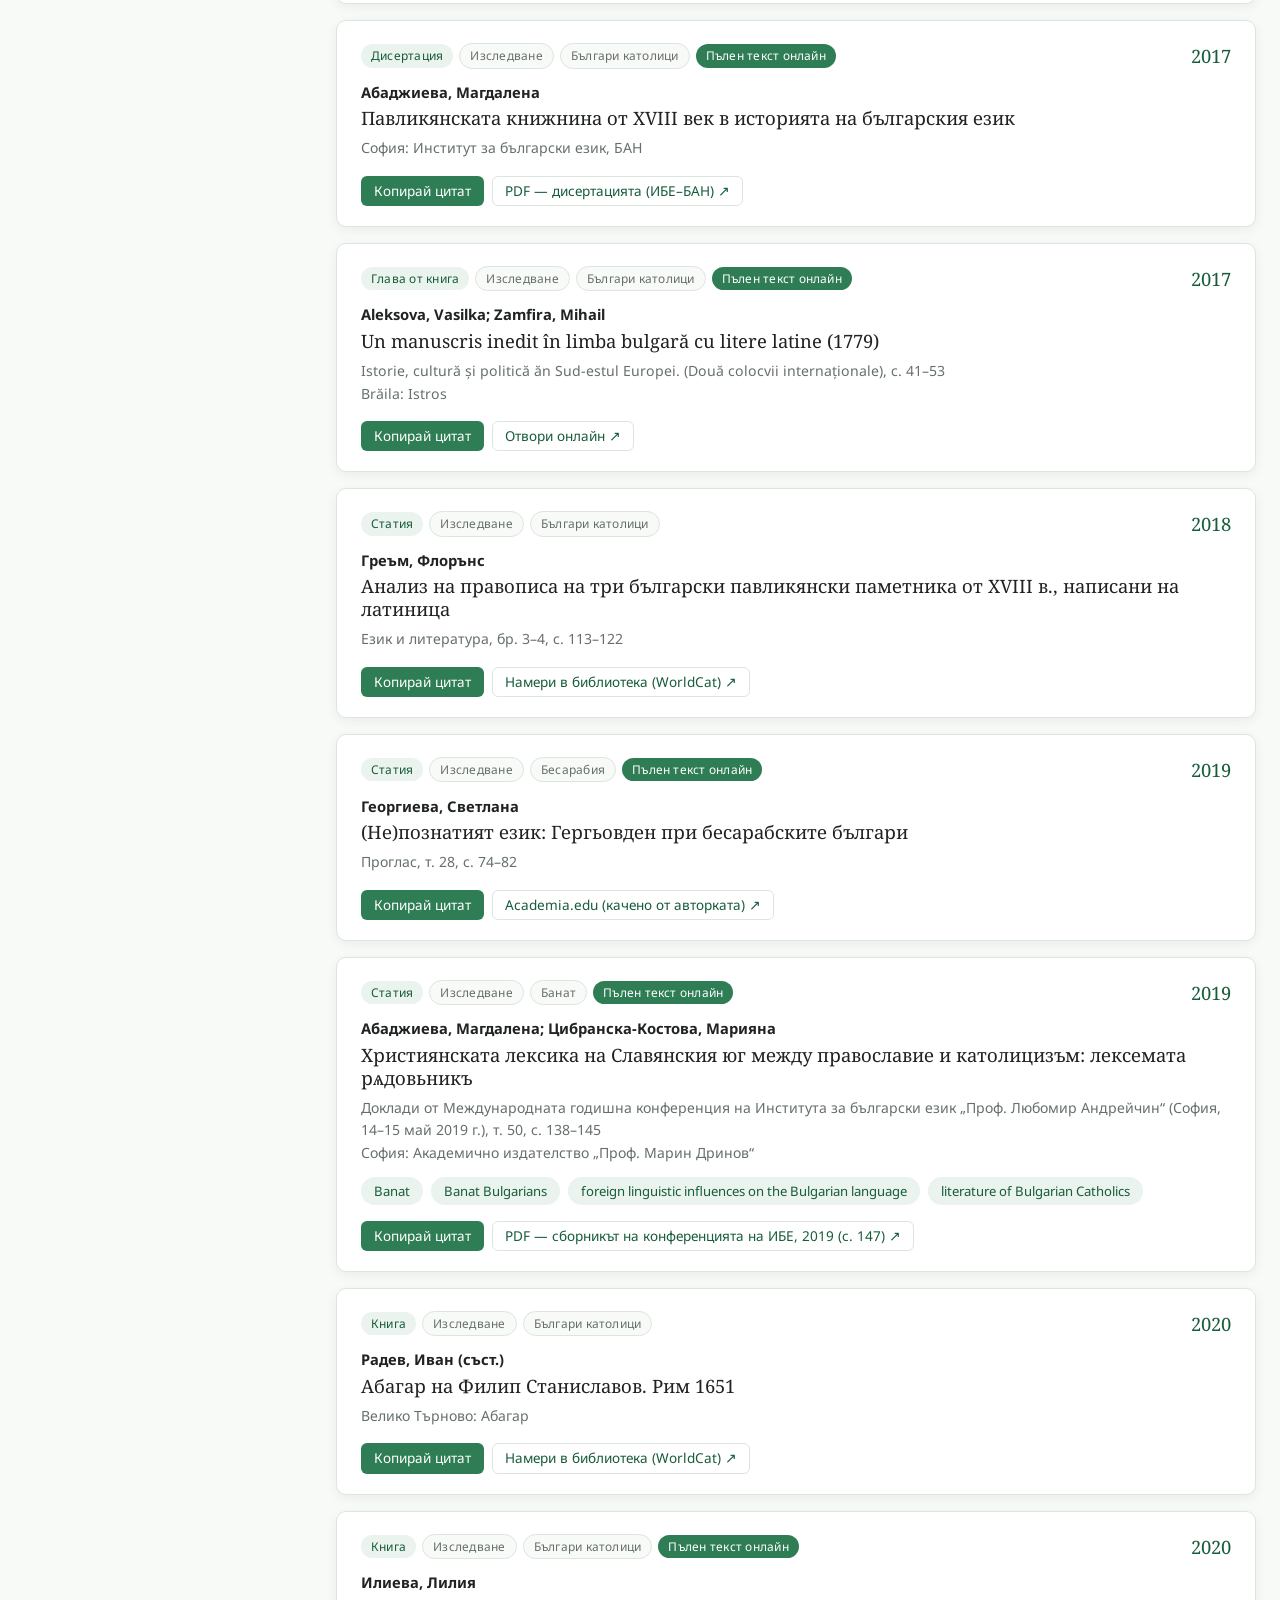
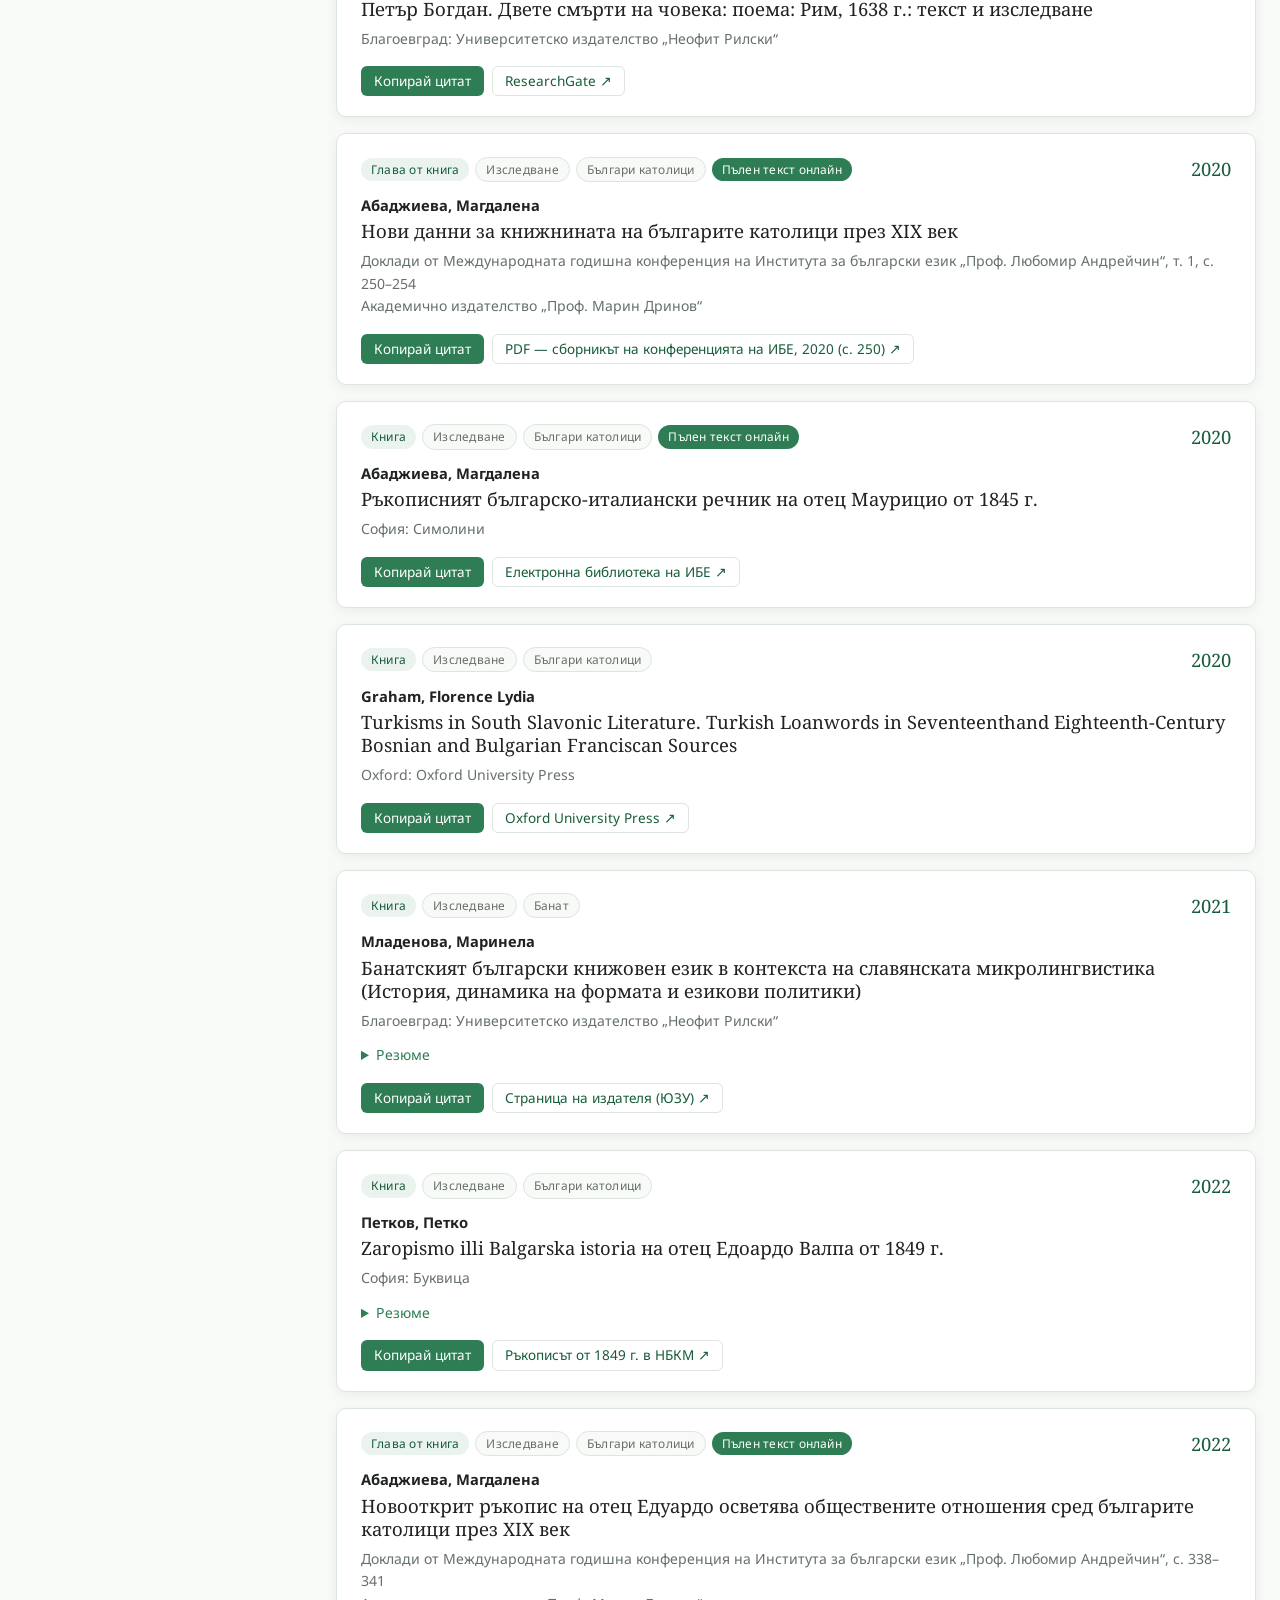
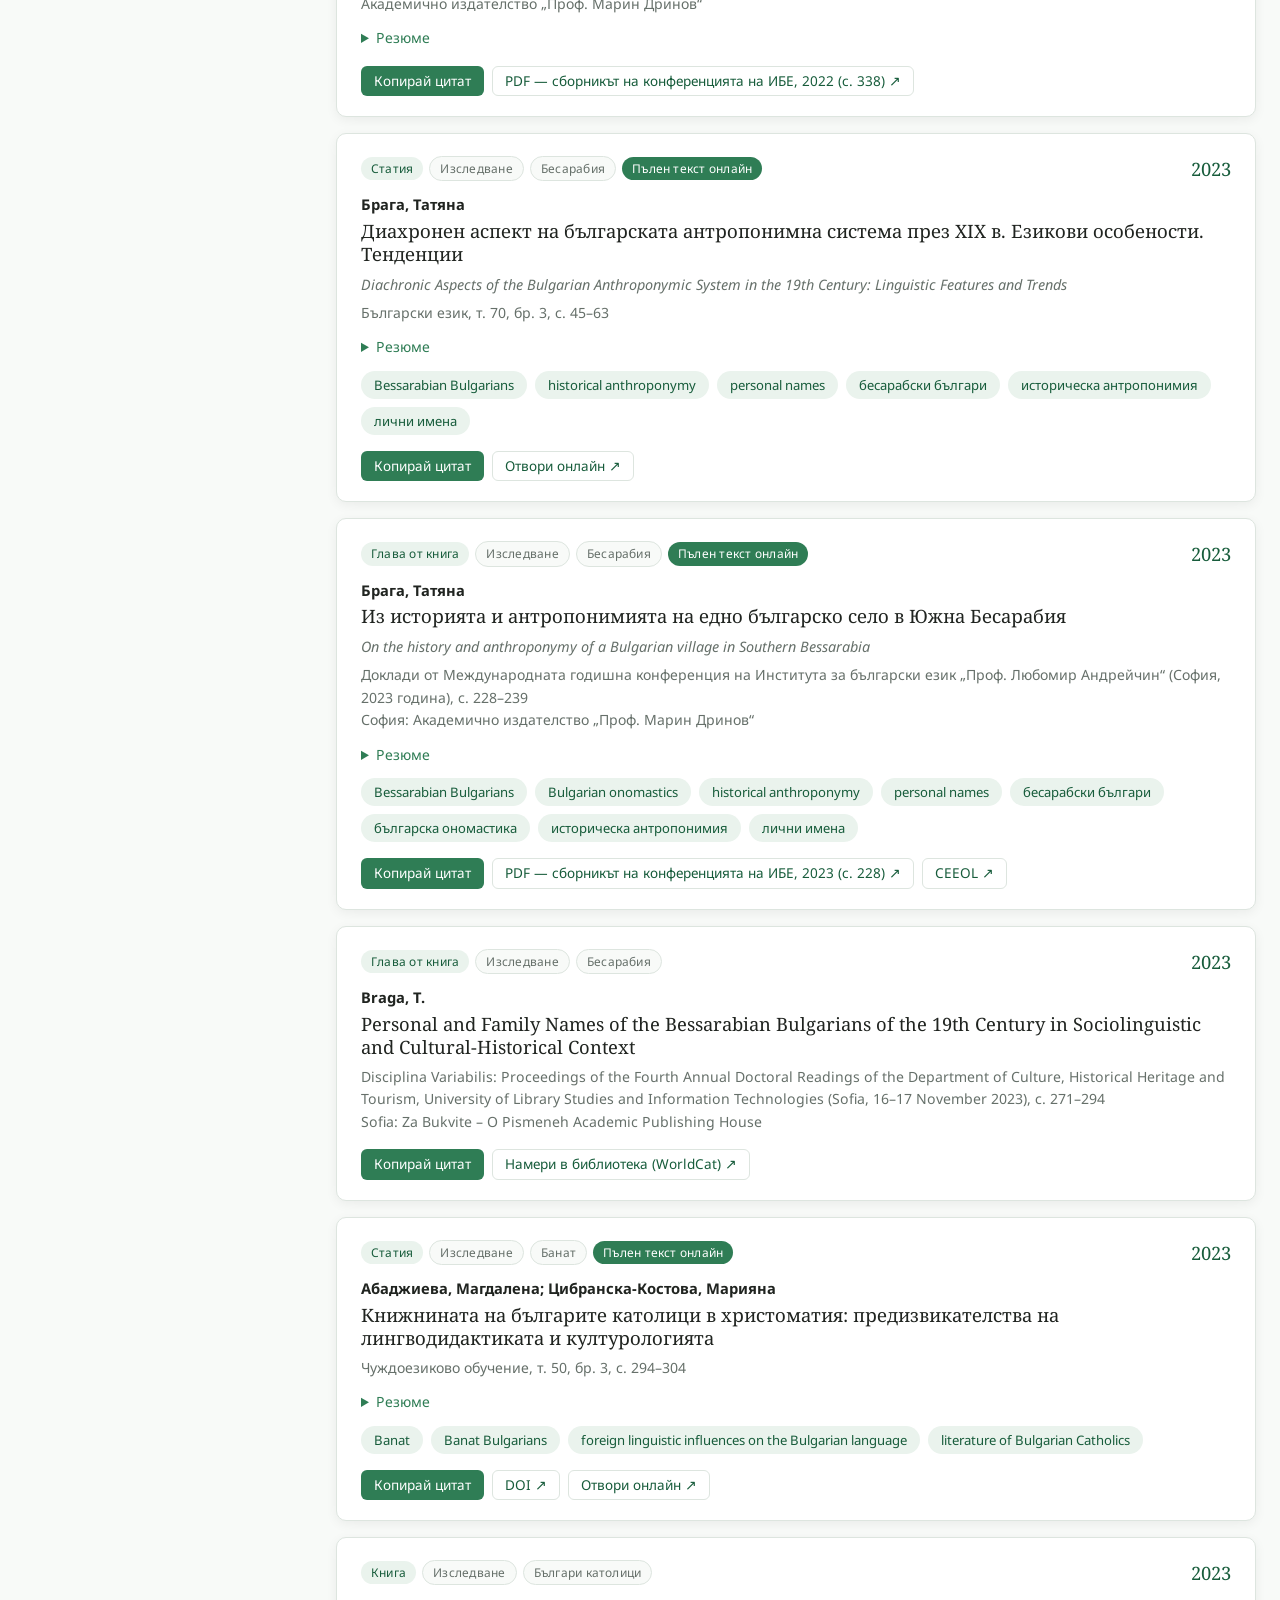
<file: bibliography.html>
<!DOCTYPE html>
<html lang="bg">
<head>
  <meta charset="UTF-8">
  <meta name="viewport" content="width=device-width, initial-scale=1.0">
  <title>Гласник — Библиография</title>
  <link rel="preconnect" href="https://fonts.googleapis.com">
  <link rel="preconnect" href="https://fonts.gstatic.com" crossorigin>
  <link rel="stylesheet" href="https://fonts.googleapis.com/css2?family=Noto+Sans:ital,wght@0,400;0,700;1,400&family=Noto+Serif:ital,wght@0,400;0,700;1,400&display=swap">
  <link rel="icon" type="image/png" href="assets/images/favicon.png">
  <link rel="stylesheet" href="css/style.css">
</head>
<body data-page="bibliography">

  <div id="site-header"></div>

  <main>
    <section class="page-header">
      <div class="container">
        <h1>Библиография</h1>
        <p>Научни изследвания и исторически издания за българите католици, банатските и бесарабските българи. Данните идват от библиотеката на проекта в Zotero.</p>
        <ul class="bib-stats" id="bib-stats" aria-label="Обобщение"></ul>
      </div>
    </section>

    <section class="section">
      <div class="container sidebar-layout">

        <aside class="filters-panel card" aria-label="Филтри за библиографията">
          <label class="field-label" for="bib-search">Търсене</label>
          <input class="input" type="search" id="bib-search" placeholder="Автор, заглавие, ключова дума…" style="margin-bottom: 16px;">

          <label class="check check-highlight"><input type="checkbox" id="bib-open"> Само с пълен текст онлайн</label>

          <fieldset class="filter-group">
            <legend>Тема</legend>
            <label class="check"><input type="checkbox" name="bib-topic" value="Банат"> Банат</label>
            <label class="check"><input type="checkbox" name="bib-topic" value="Бесарабия"> Бесарабия</label>
            <label class="check"><input type="checkbox" name="bib-topic" value="Българи католици"> Българи католици</label>
          </fieldset>

          <fieldset class="filter-group">
            <legend>Вид източник</legend>
            <label class="check"><input type="checkbox" name="bib-kind" value="Извор"> Исторически извори (до 1870 г.)</label>
            <label class="check"><input type="checkbox" name="bib-kind" value="Изследване"> Научни изследвания</label>
          </fieldset>

          <fieldset class="filter-group">
            <legend>Тип публикация</legend>
            <label class="check"><input type="checkbox" name="bib-type" value="Книга"> Книги</label>
            <label class="check"><input type="checkbox" name="bib-type" value="Статия"> Статии</label>
            <label class="check"><input type="checkbox" name="bib-type" value="Глава от книга"> Глави от книги</label>
            <label class="check"><input type="checkbox" name="bib-type" value="Дисертация"> Дисертации</label>
          </fieldset>

          <button type="button" class="btn btn-outline btn-block" id="reset-bib" style="margin-top: 8px;">Изчисти филтрите</button>
        </aside>

        <div>
          <div class="results-info">
            <span id="bib-count" aria-live="polite"></span>
            <label class="sort-label">
              <span>Подреди:</span>
              <select class="select" id="bib-sort">
                <option value="year-asc">по година (най-стари)</option>
                <option value="year-desc">по година (най-нови)</option>
                <option value="author">по автор</option>
              </select>
            </label>
          </div>
          <ol class="bib-list" id="bib-list"></ol>
        </div>
      </div>
    </section>
  </main>

  <div id="site-footer"></div>

  <script src="js/data.js"></script>
  <script src="js/sources.js"></script>
  <script src="js/common.js"></script>
  <script src="js/bibliography.js"></script>
</body>
</html>
</file>
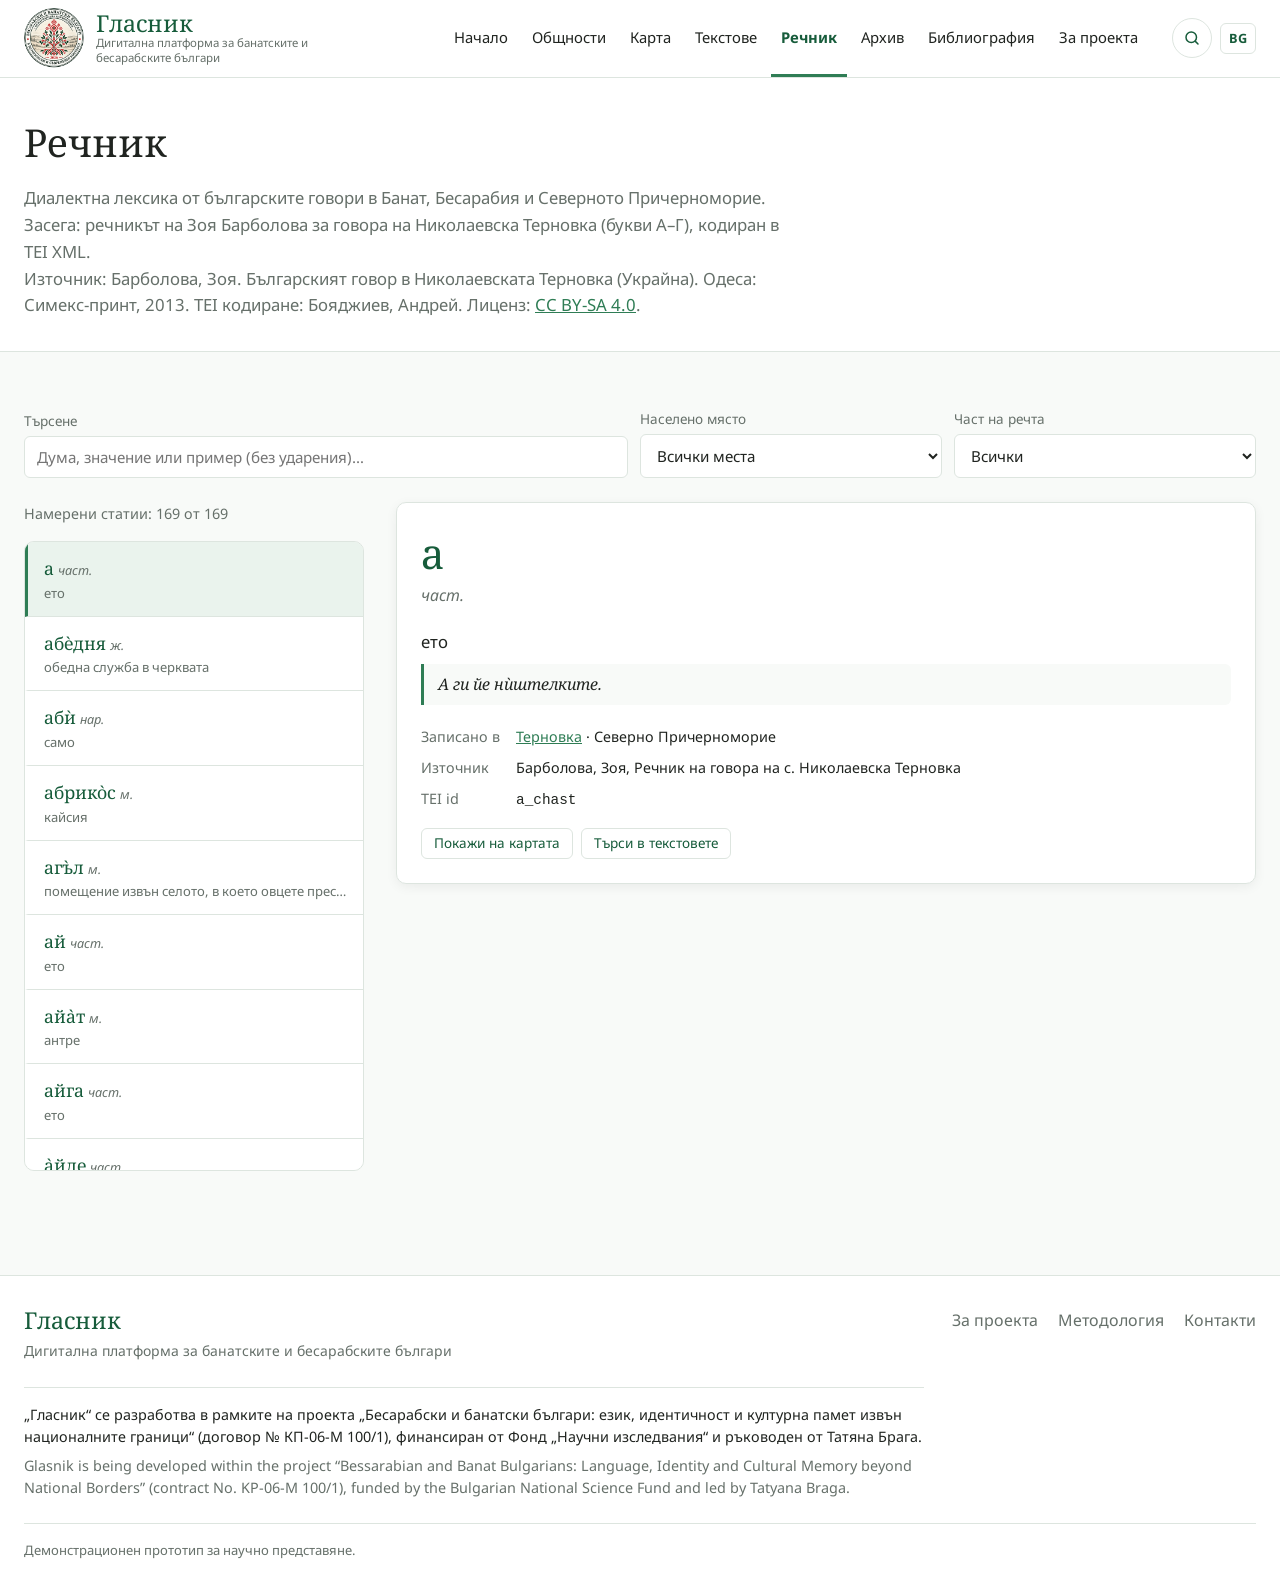
<file: dictionary.html>
<!DOCTYPE html>
<html lang="bg">
<head>
  <meta charset="UTF-8">
  <meta name="viewport" content="width=device-width, initial-scale=1.0">
  <title>Гласник — Речник</title>
  <link rel="preconnect" href="https://fonts.googleapis.com">
  <link rel="preconnect" href="https://fonts.gstatic.com" crossorigin>
  <link rel="stylesheet" href="https://fonts.googleapis.com/css2?family=Noto+Sans:ital,wght@0,400;0,700;1,400&family=Noto+Serif:ital,wght@0,400;0,700;1,400&display=swap">
  <link rel="icon" type="image/png" href="assets/images/favicon.png">
  <link rel="stylesheet" href="css/style.css">
</head>
<body data-page="dictionary">

  <div id="site-header"></div>

  <main>
    <section class="page-header">
      <div class="container">
        <h1>Речник</h1>
        <p>Диалектна лексика от българските говори в Банат, Бесарабия и Северното Причерноморие. Засега: речникът на Зоя Барболова за говора на Николаевска Терновка (букви А–Г), кодиран в TEI XML.</p>
        <p class="small" id="dictionary-source"></p>
      </div>
    </section>

    <section class="section">
      <div class="container">
        <div class="toolbar toolbar-3">
          <div class="toolbar-search">
            <label class="field-label" for="word-search">Търсене</label>
            <input class="input" type="search" id="word-search" placeholder="Дума, значение или пример (без ударения)…">
          </div>
          <div>
            <label class="field-label" for="word-place">Населено място</label>
            <select class="select" id="word-place"><option value="">Всички места</option></select>
          </div>
          <div>
            <label class="field-label" for="word-pos">Част на речта</label>
            <select class="select" id="word-pos"><option value="">Всички</option></select>
          </div>
        </div>

        <div class="dictionary-layout">
          <div>
            <p class="results-info" id="word-count" aria-live="polite"></p>
            <ul class="word-list" id="word-list" aria-label="Списък с думи"></ul>
          </div>

          <article class="card entry-card" id="entry-card" aria-live="polite"></article>
        </div>
      </div>
    </section>
  </main>

  <div id="site-footer"></div>

  <script src="js/data.js"></script>
  <script src="js/dictionary-data.js"></script>
  <script src="js/common.js"></script>
  <script src="js/dictionary.js"></script>
</body>
</html>
</file>
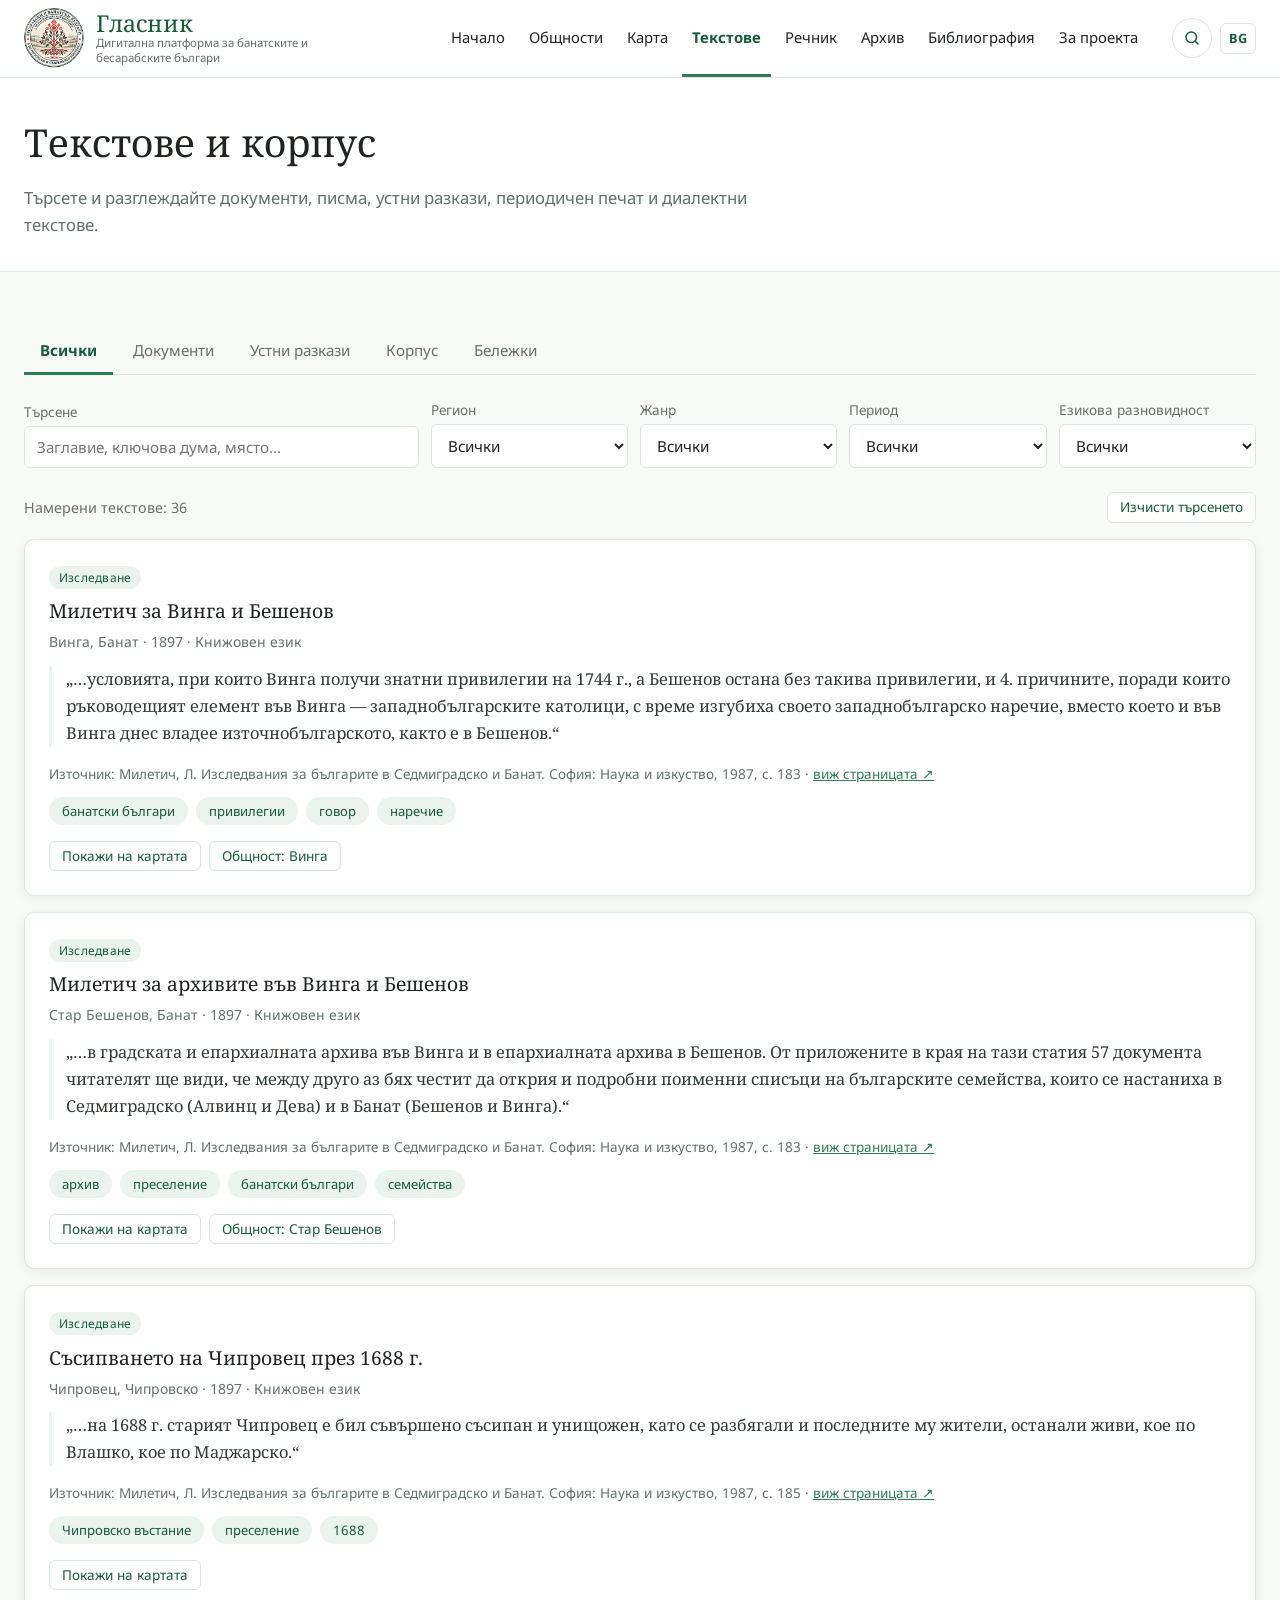
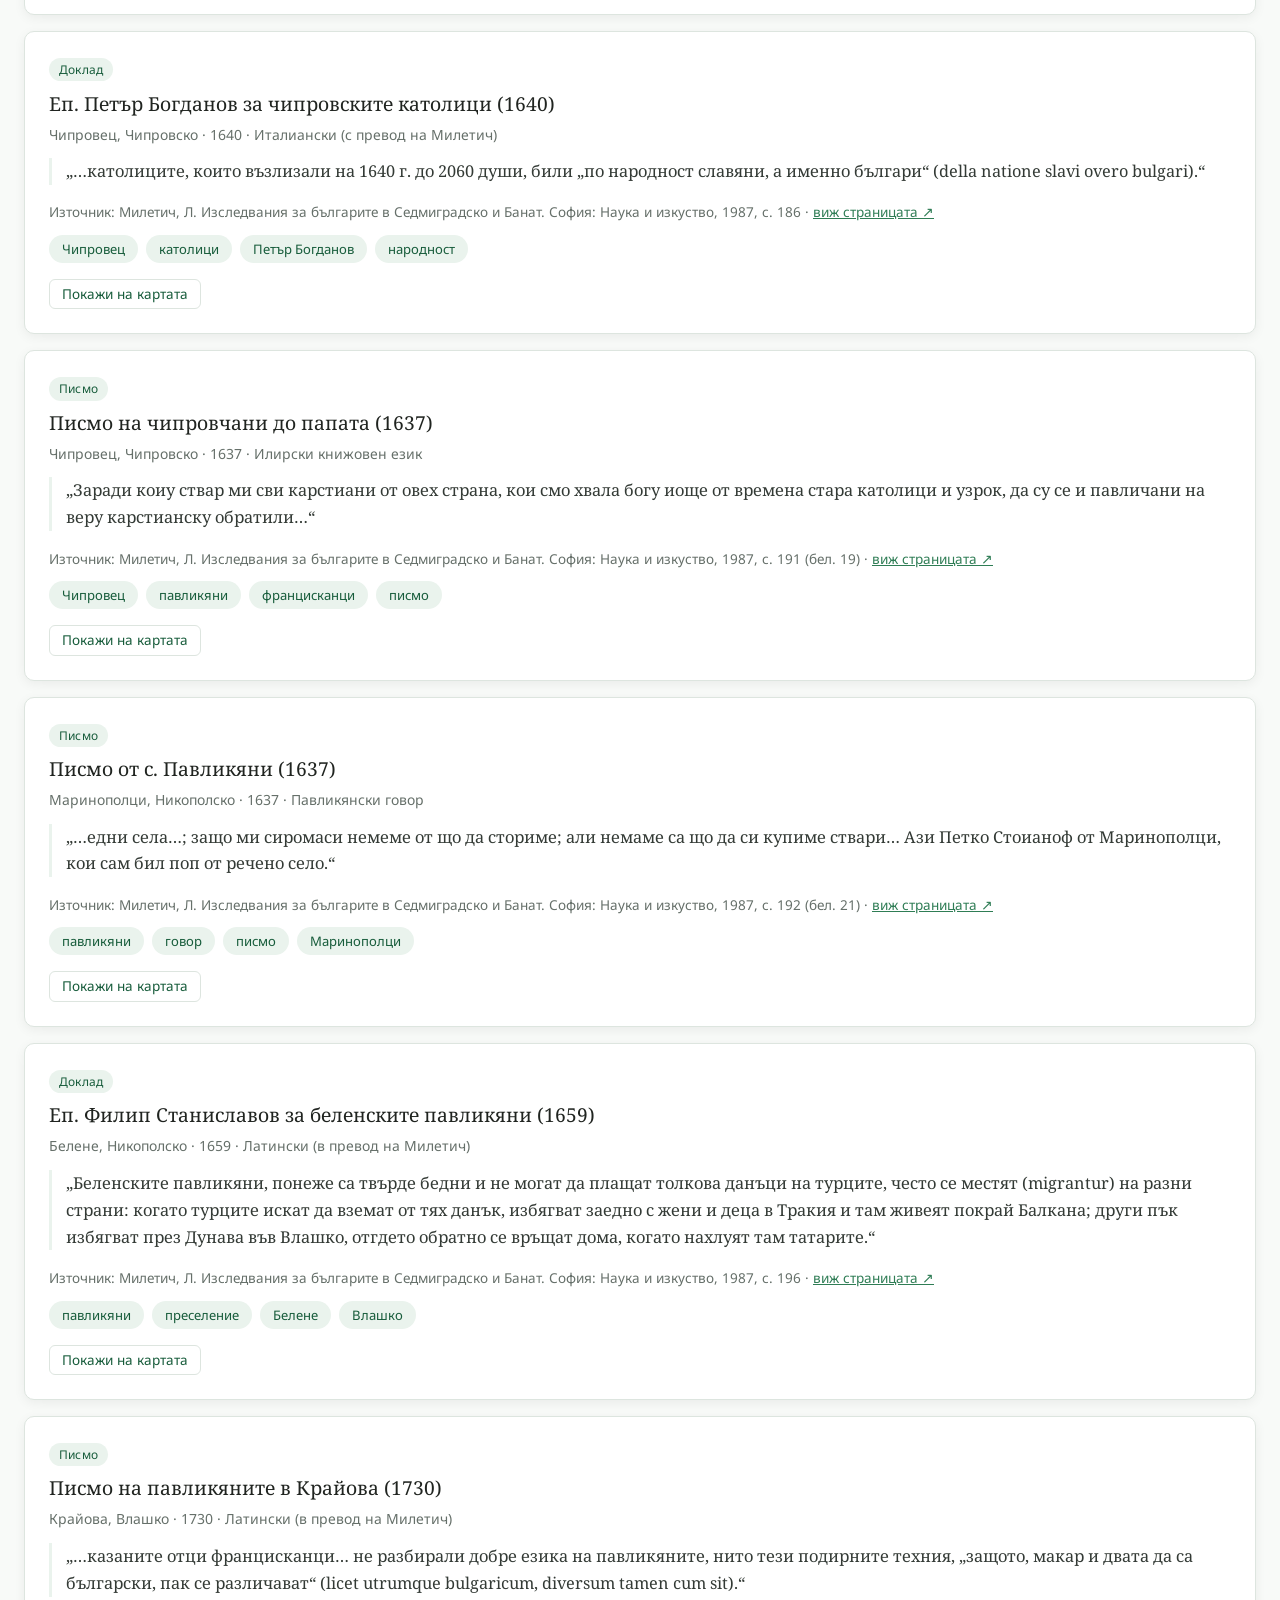
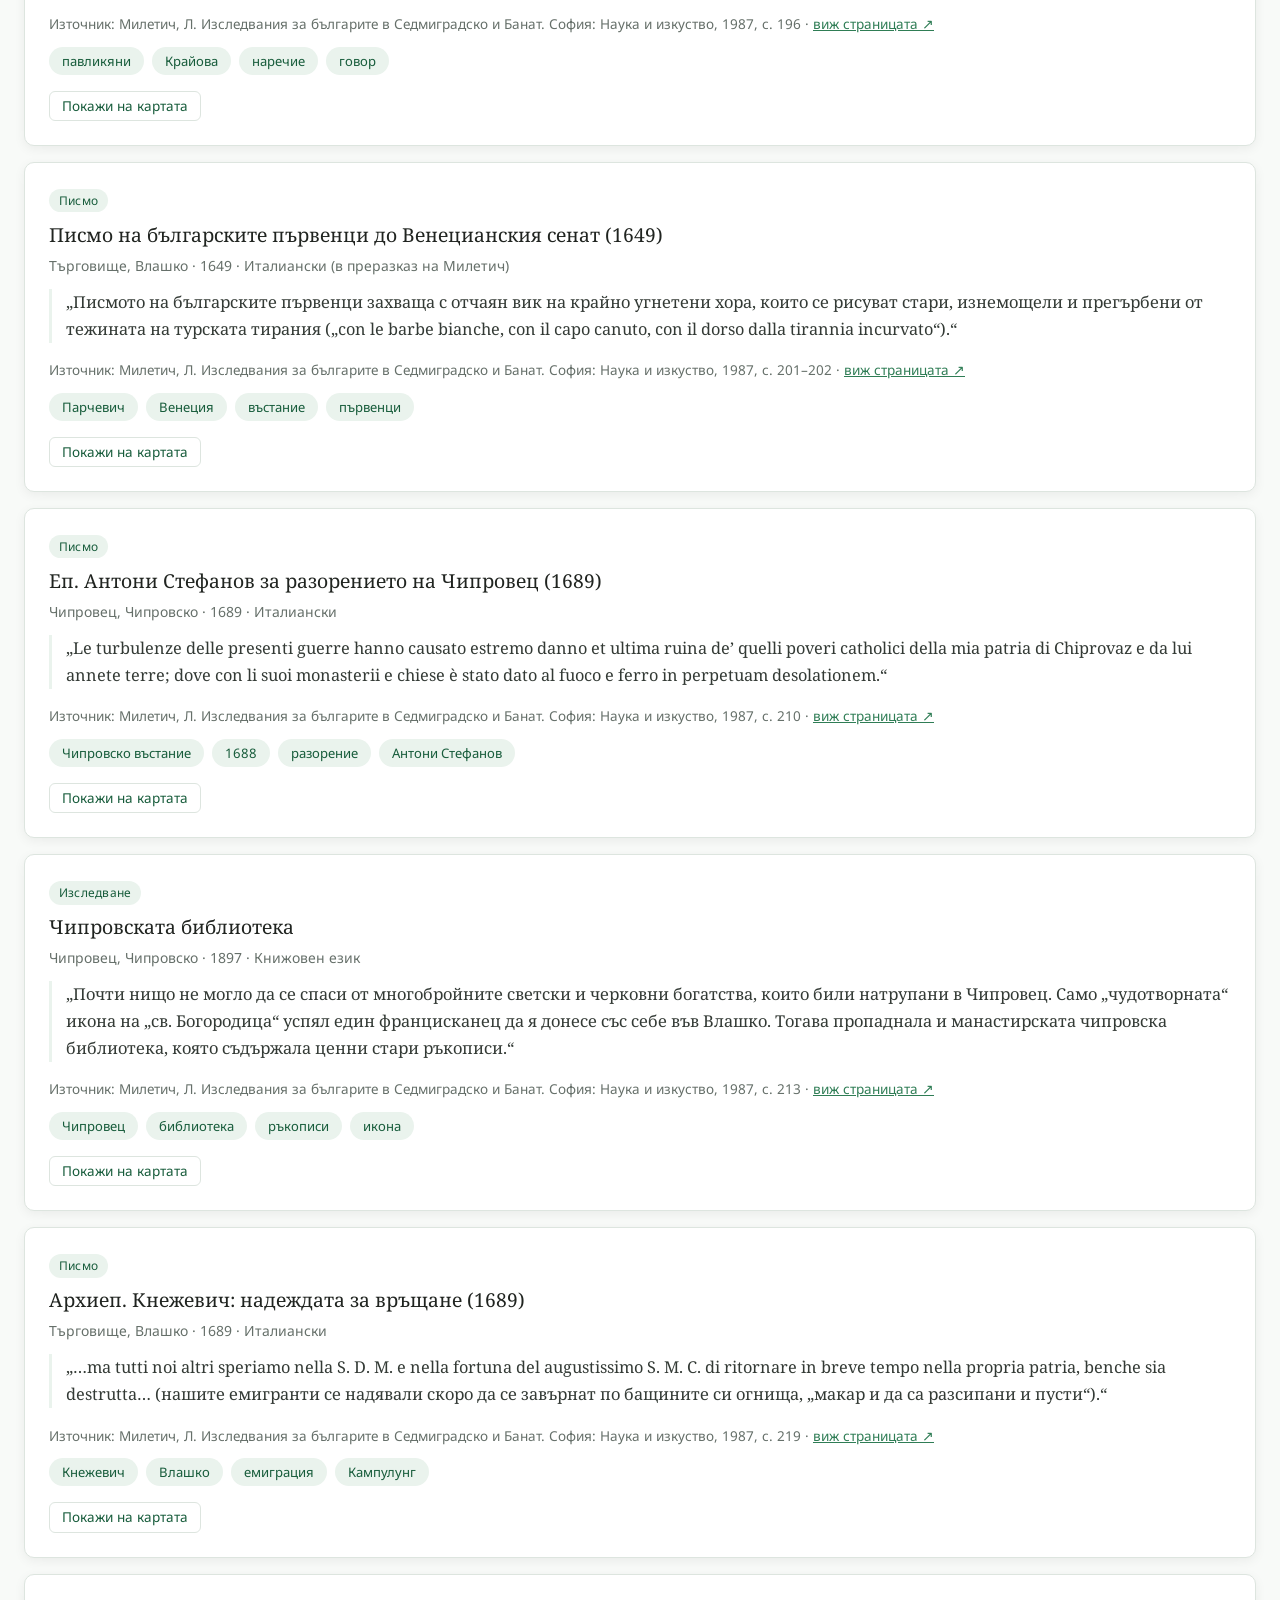
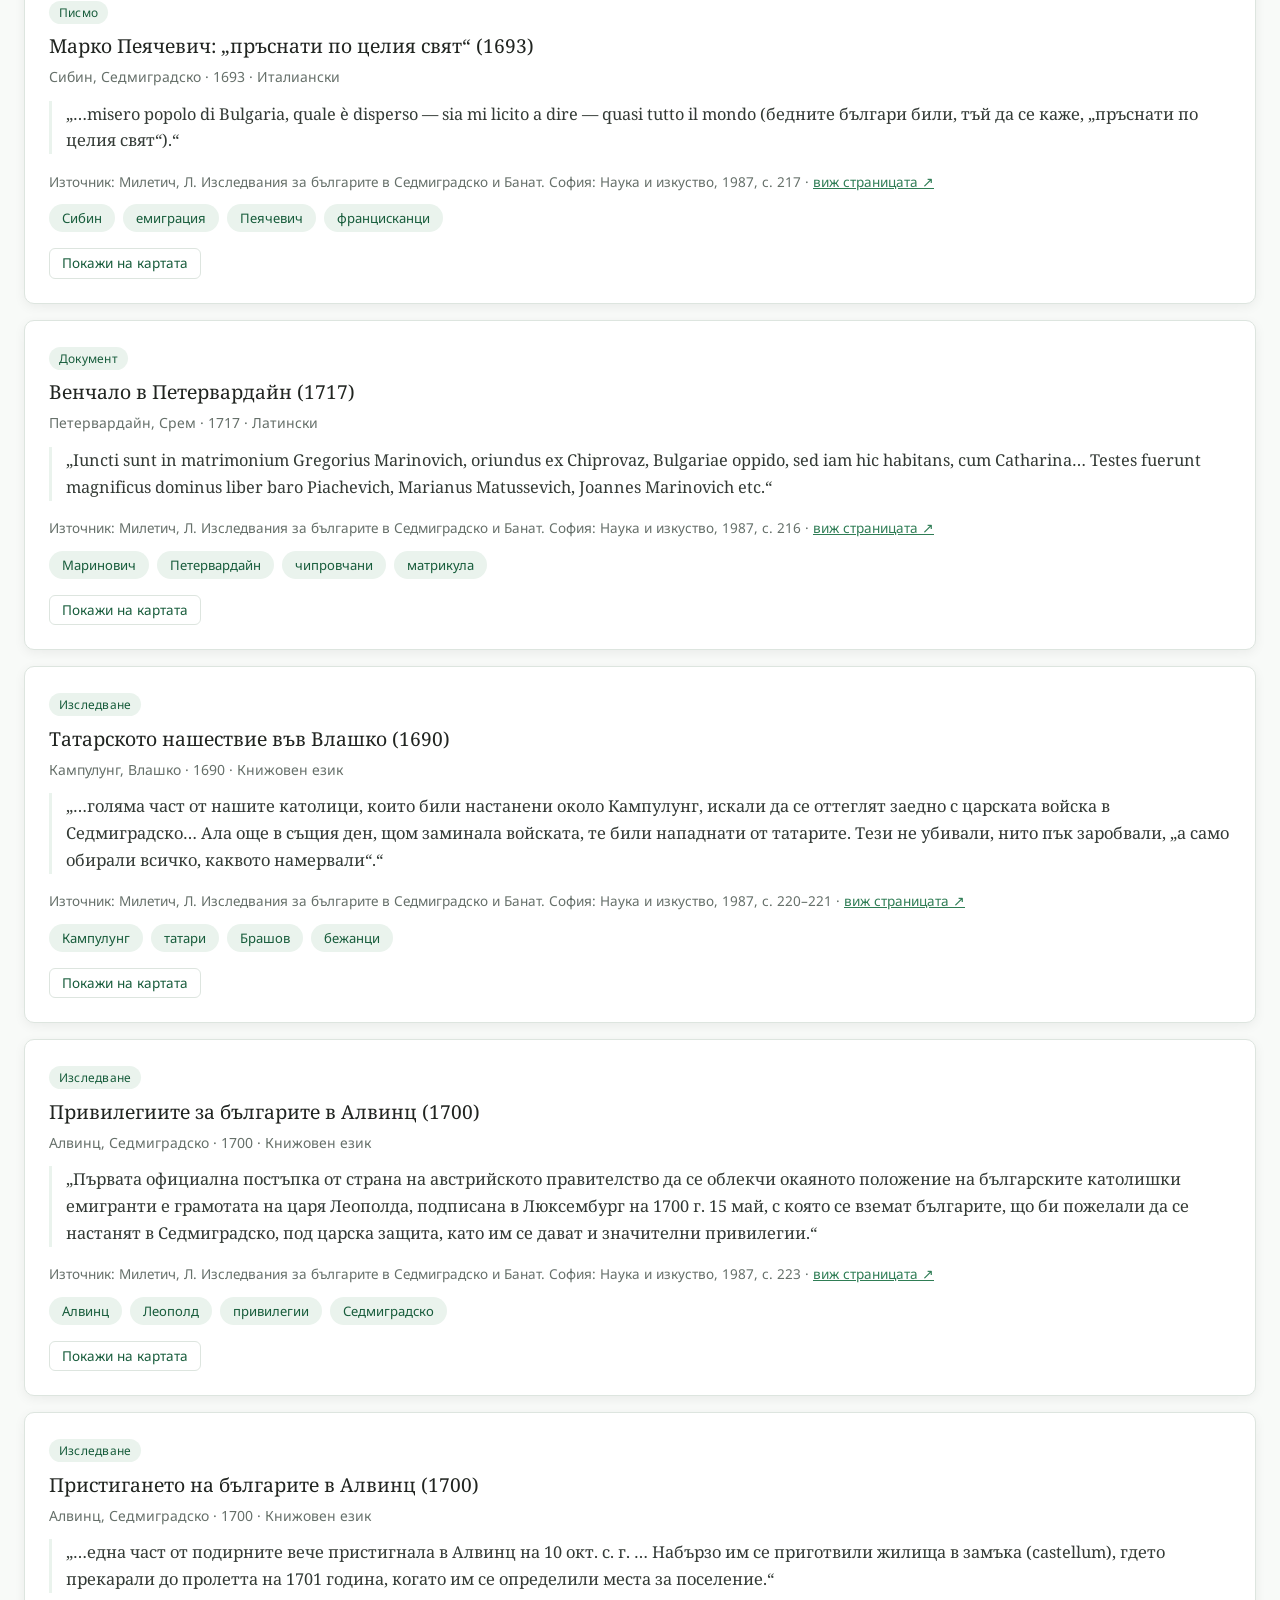
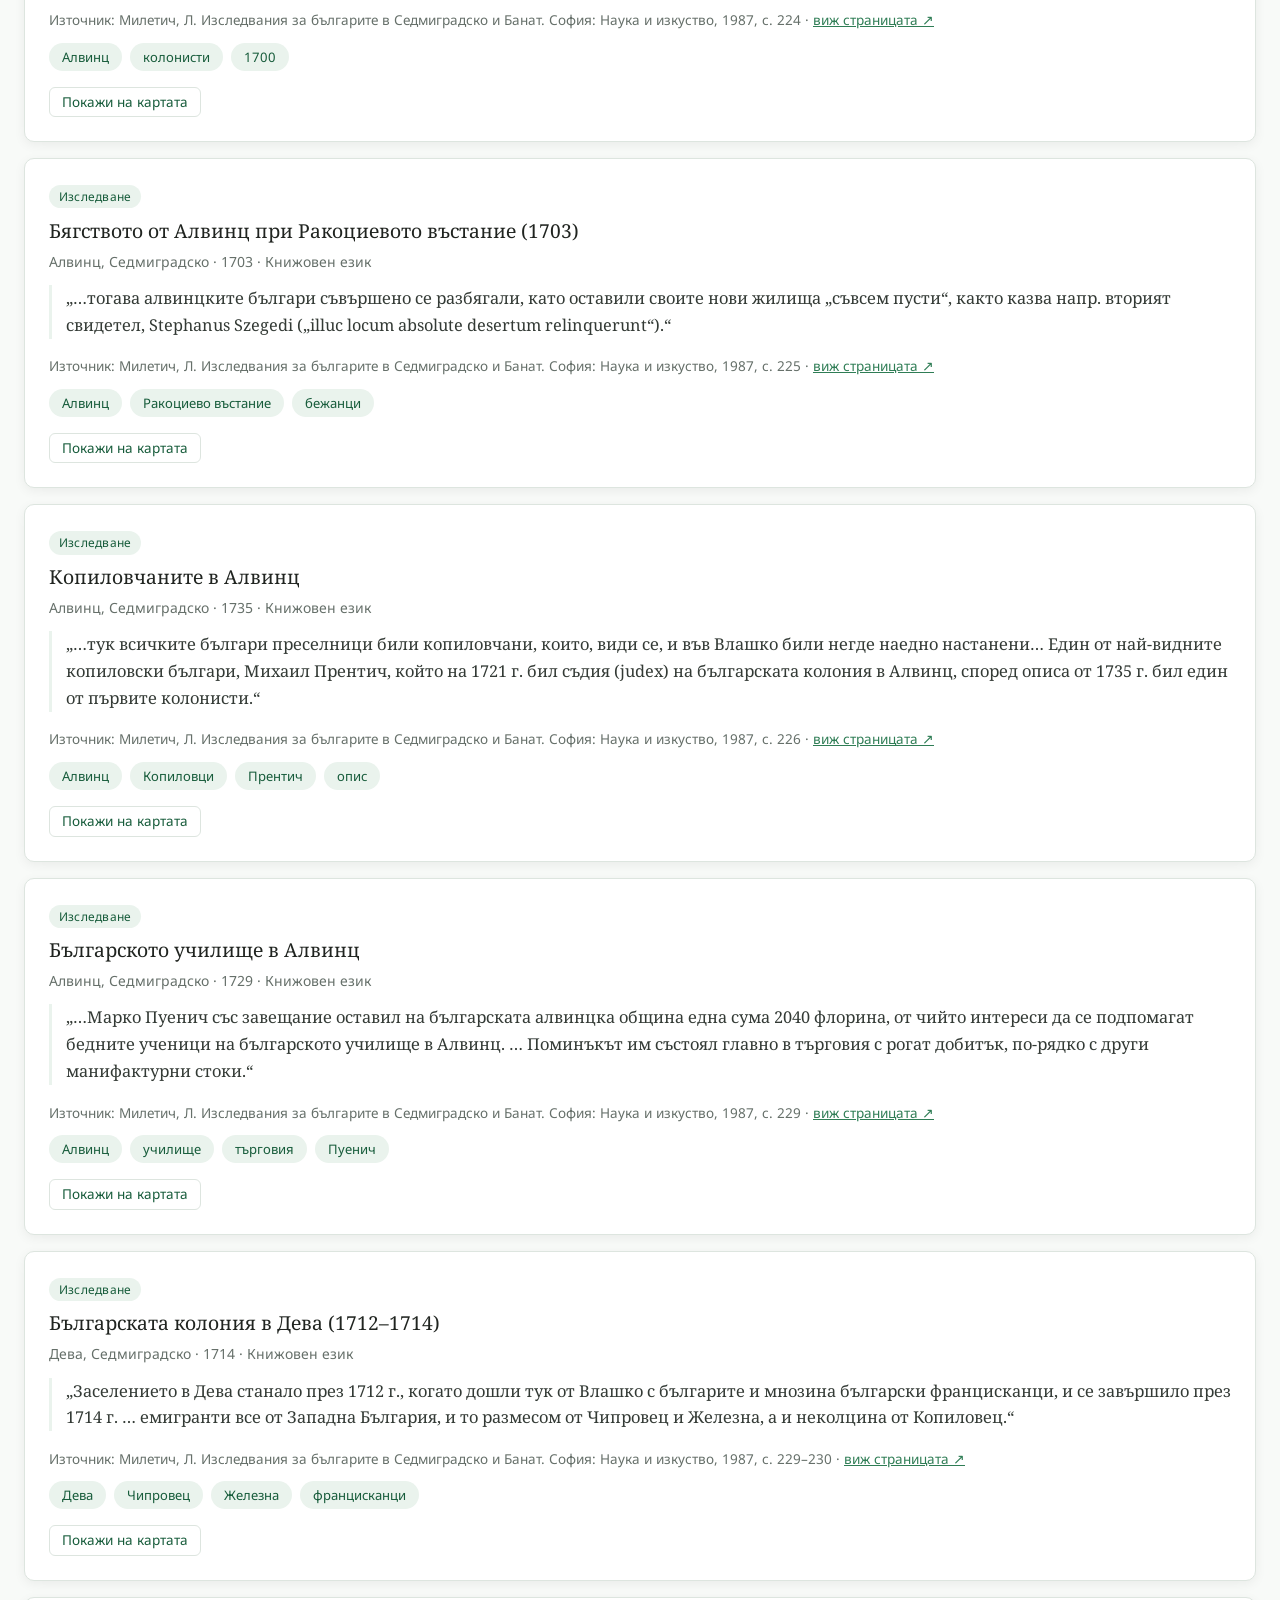
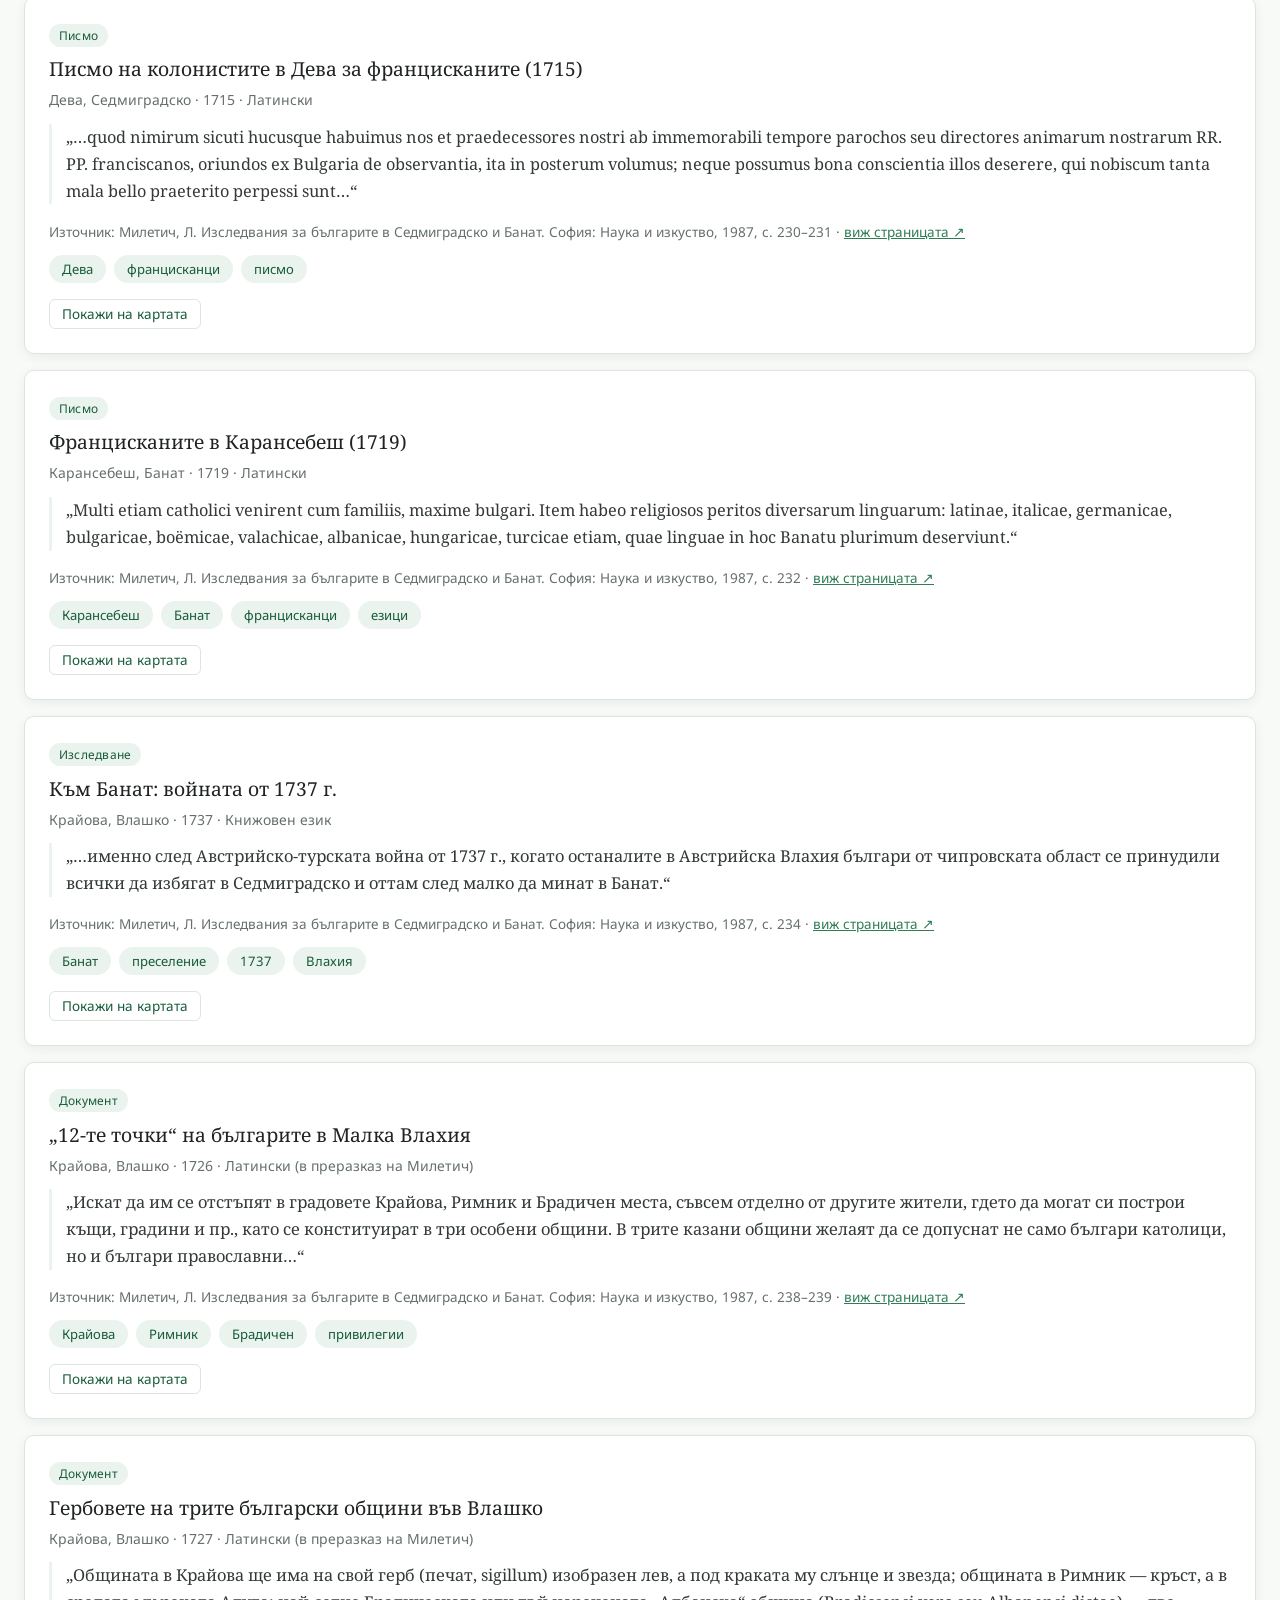
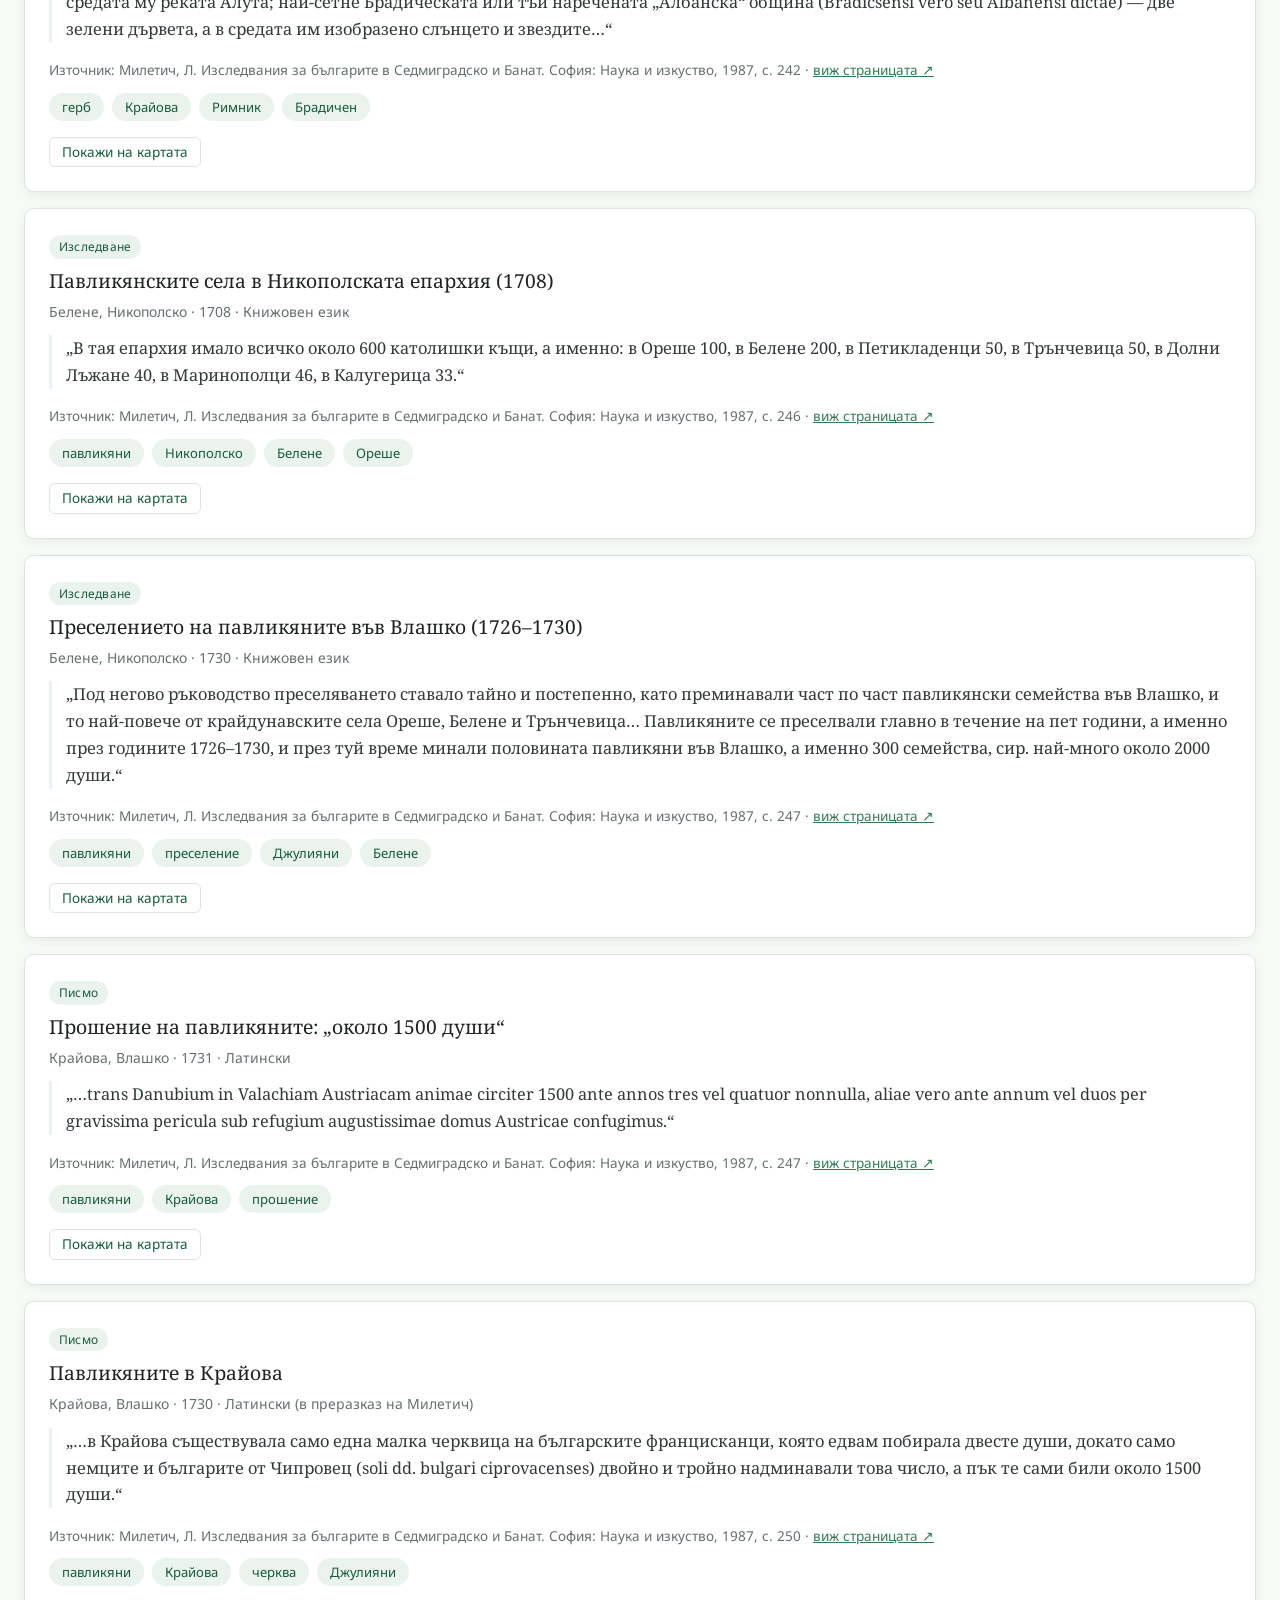
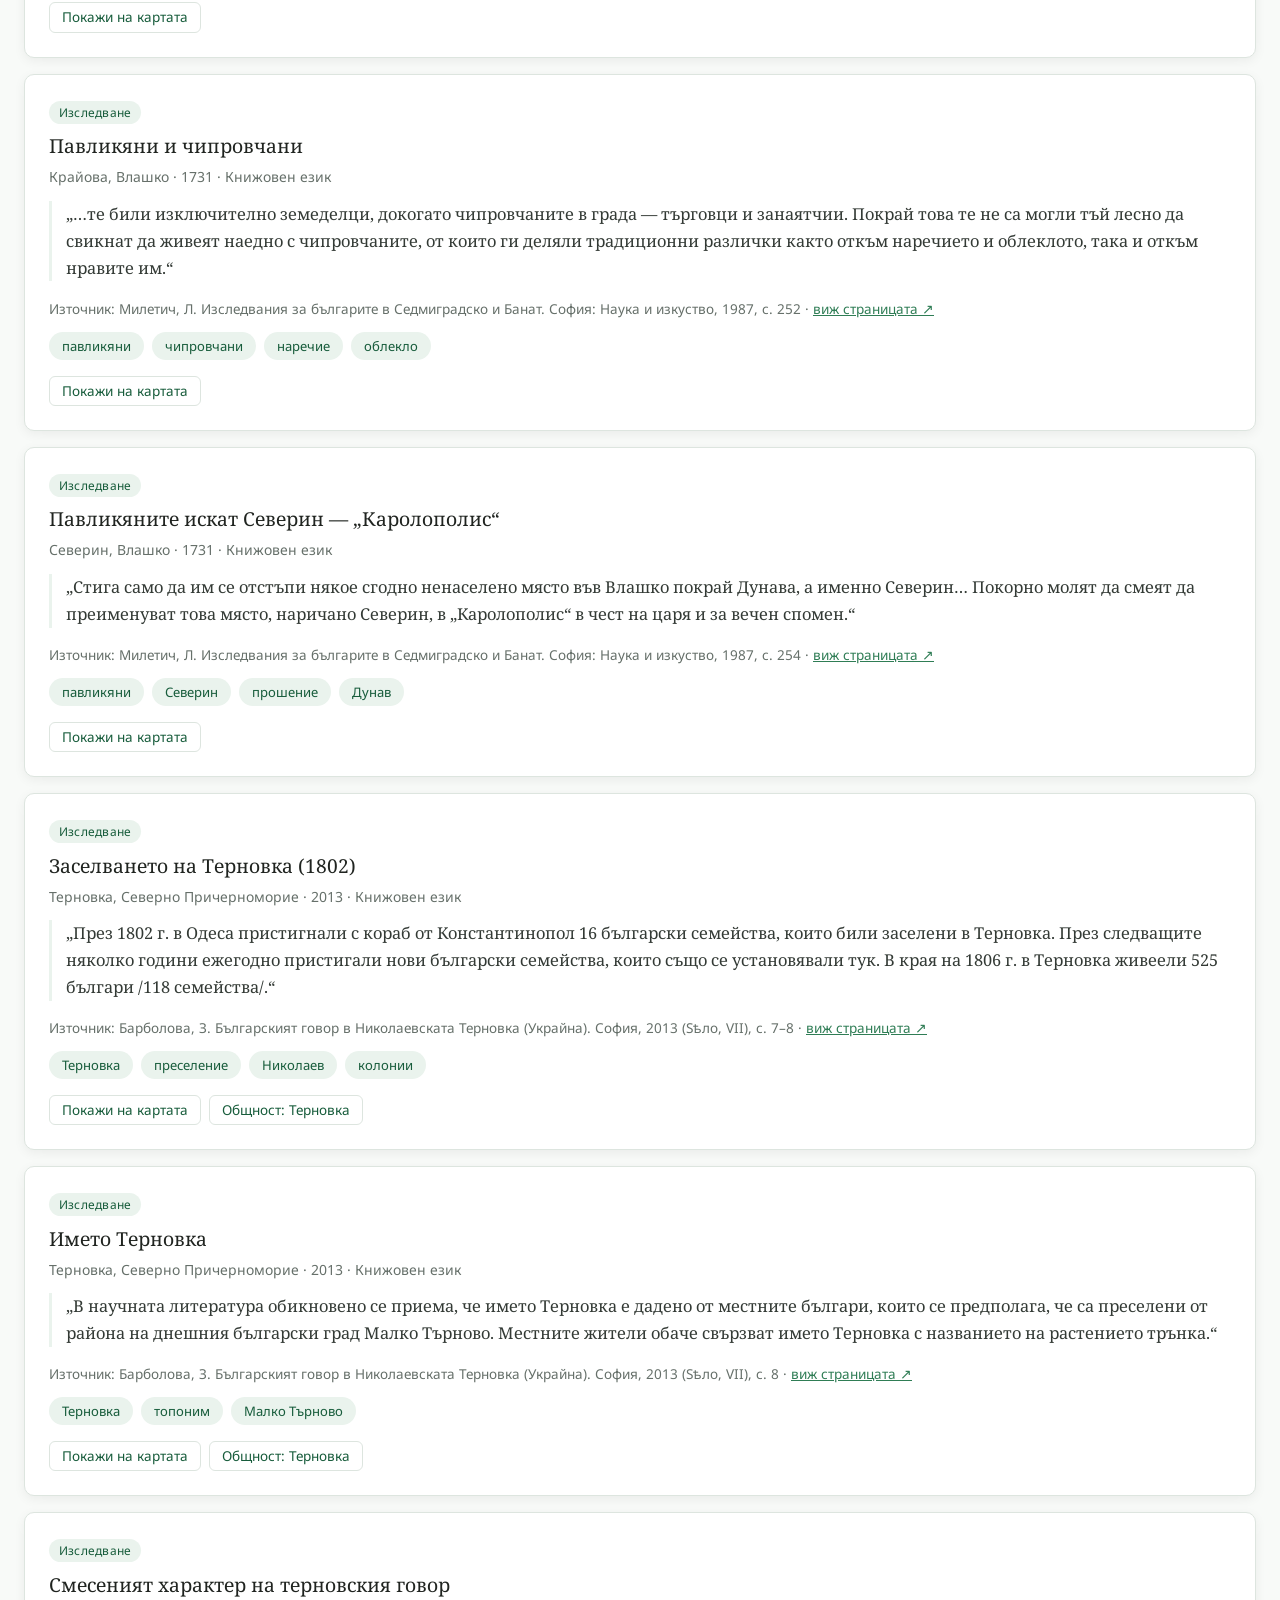
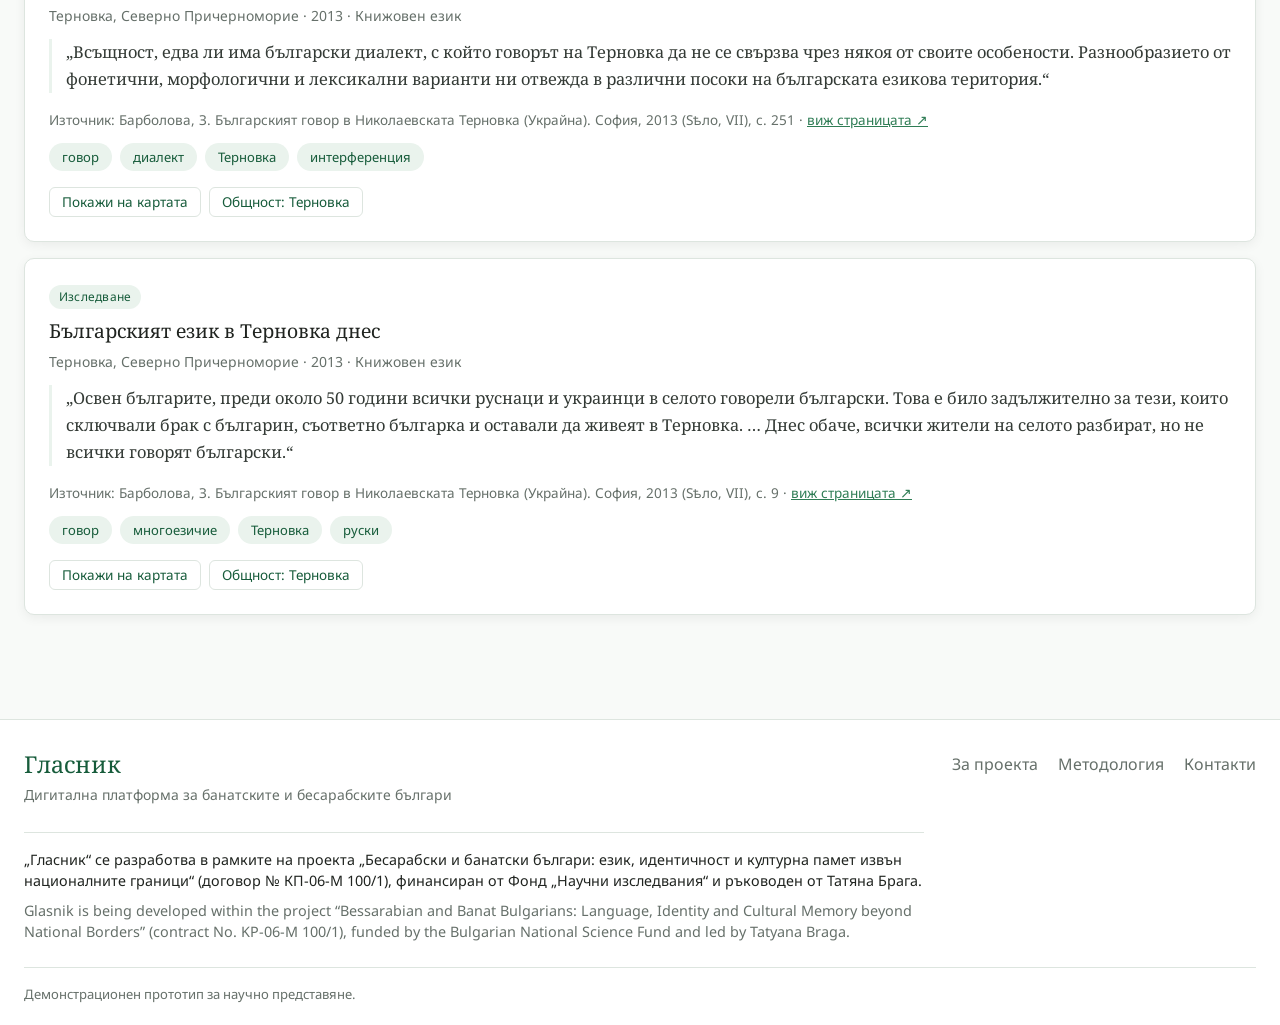
<file: texts.html>
<!DOCTYPE html>
<html lang="bg">
<head>
  <meta charset="UTF-8">
  <meta name="viewport" content="width=device-width, initial-scale=1.0">
  <title>Гласник — Текстове и корпус</title>
  <link rel="preconnect" href="https://fonts.googleapis.com">
  <link rel="preconnect" href="https://fonts.gstatic.com" crossorigin>
  <link rel="stylesheet" href="https://fonts.googleapis.com/css2?family=Noto+Sans:ital,wght@0,400;0,700;1,400&family=Noto+Serif:ital,wght@0,400;0,700;1,400&display=swap">
  <link rel="icon" type="image/png" href="assets/images/favicon.png">
  <link rel="stylesheet" href="css/style.css">
</head>
<body data-page="texts">

  <div id="site-header"></div>

  <main>
    <section class="page-header">
      <div class="container">
        <h1>Текстове и корпус</h1>
        <p>Търсете и разглеждайте документи, писма, устни разкази, периодичен печат и диалектни текстове.</p>
      </div>
    </section>

    <section class="section">
      <div class="container">

        <div class="tabs" role="group" aria-label="Вид текстове">
          <button type="button" class="tab active" data-category="all" aria-pressed="true">Всички</button>
          <button type="button" class="tab" data-category="documents" aria-pressed="false">Документи</button>
          <button type="button" class="tab" data-category="oral" aria-pressed="false">Устни разкази</button>
          <button type="button" class="tab" data-category="corpus" aria-pressed="false">Корпус</button>
          <button type="button" class="tab" data-category="notes" aria-pressed="false">Бележки</button>
        </div>

        <div class="toolbar">
          <div class="toolbar-search">
            <label class="field-label" for="text-search">Търсене</label>
            <input class="input" type="search" id="text-search" placeholder="Заглавие, ключова дума, място…">
          </div>
          <div>
            <label class="field-label" for="filter-region">Регион</label>
            <select class="select" id="filter-region"><option value="">Всички</option></select>
          </div>
          <div>
            <label class="field-label" for="filter-genre">Жанр</label>
            <select class="select" id="filter-genre"><option value="">Всички</option></select>
          </div>
          <div>
            <label class="field-label" for="filter-period">Период</label>
            <select class="select" id="filter-period">
              <option value="">Всички</option>
              <option value="XVII">XVII в.</option>
              <option value="XVIII">XVIII в.</option>
              <option value="XIX">XIX в.</option>
              <option value="XX">XX в.</option>
            </select>
          </div>
          <div>
            <label class="field-label" for="filter-variety">Езикова разновидност</label>
            <select class="select" id="filter-variety"><option value="">Всички</option></select>
          </div>
        </div>

        <div class="results-info">
          <span id="text-count" aria-live="polite"></span>
          <button type="button" class="btn btn-outline btn-small" id="reset-texts">Изчисти търсенето</button>
        </div>

        <p class="note" id="other-results" hidden></p>

        <div class="result-list" id="text-results"></div>
      </div>
    </section>
  </main>

  <div id="site-footer"></div>

  <script src="js/data.js"></script>
  <script src="js/dictionary-data.js"></script>
  <script src="js/sources.js"></script>
  <script src="js/common.js"></script>
  <script src="js/texts.js"></script>
</body>
</html>
</file>
<file: css/style.css>
:root {
  --green-dark: #175C3B;
  --green: #2F7D55;
  --green-light: #EAF3ED;
  --background: #F8FAF8;
  --text: #202420;
  --text-muted: #66706A;
  --border: #DDE5DF;
  --white: #FFFFFF;

  --marker-community: #2F7D55;
  --marker-text: #2B6CB0;
  --marker-archive: #C2691B;
  --marker-dictionary: #7B4BA8;

  --font-heading: "Noto Serif", Georgia, "Times New Roman", serif;
  --font-ui: "Noto Sans", Arial, Helvetica, sans-serif;

  --radius: 10px;
  --radius-small: 6px;
  --shadow: 0 3px 12px rgba(0, 0, 0, 0.06);
  --max-width: 1400px;
  --header-height: 76px;
}

*,
*::before,
*::after {
  box-sizing: border-box;
}

html {
  scroll-behavior: smooth;
}

h2[id] {
  scroll-margin-top: calc(var(--header-height) + 24px);
}

body {
  margin: 0;
  font-family: var(--font-ui);
  font-size: 16px;
  line-height: 1.6;
  color: var(--text);
  background: var(--background);
  display: flex;
  flex-direction: column;
  min-height: 100vh;
}

main {
  flex: 1;
}

h1, h2, h3, h4 {
  font-family: var(--font-heading);
  font-weight: normal;
  line-height: 1.25;
  color: var(--text);
  margin: 0 0 0.5em;
}

h1 { font-size: 2.4rem; }
h2 { font-size: 1.75rem; }
h3 { font-size: 1.25rem; }

p {
  margin: 0 0 1em;
}

a {
  color: var(--green);
}

a:hover {
  color: var(--green-dark);
}

img {
  max-width: 100%;
  display: block;
}

mark {
  background: #FCEFB4;
  color: inherit;
  padding: 0;
  border-radius: 2px;
}

:focus-visible {
  outline: 3px solid rgba(47, 125, 85, 0.45);
  outline-offset: 2px;
}

[hidden] {
  display: none !important;
}

.visually-hidden {
  position: absolute !important;
  width: 1px;
  height: 1px;
  padding: 0;
  margin: -1px;
  overflow: hidden;
  clip: rect(0, 0, 0, 0);
  white-space: nowrap;
  border: 0;
}

.container {
  width: 100%;
  max-width: var(--max-width);
  margin: 0 auto;
  padding: 0 24px;
}

.section {
  padding: 56px 0;
}

.section-title {
  margin-bottom: 24px;
}

.muted {
  color: var(--text-muted);
}

.small {
  font-size: 0.875rem;
}

.btn {
  display: inline-flex;
  align-items: center;
  justify-content: center;
  gap: 8px;
  padding: 10px 18px;
  font-family: var(--font-ui);
  font-size: 0.95rem;
  line-height: 1.2;
  border-radius: var(--radius-small);
  border: 1px solid transparent;
  cursor: pointer;
  text-decoration: none;
  transition: background-color 0.15s, border-color 0.15s, color 0.15s;
}

.btn-primary {
  background: var(--green);
  color: var(--white);
}

.btn-primary:hover {
  background: var(--green-dark);
  color: var(--white);
}

.btn-outline {
  background: var(--white);
  color: var(--green-dark);
  border-color: var(--border);
}

.btn-outline:hover {
  border-color: var(--green);
  color: var(--green-dark);
}

.btn-small {
  padding: 6px 12px;
  font-size: 0.85rem;
}

.btn-block {
  width: 100%;
}

.input,
.select {
  width: 100%;
  padding: 10px 12px;
  font-family: var(--font-ui);
  font-size: 0.95rem;
  color: var(--text);
  background: var(--white);
  border: 1px solid var(--border);
  border-radius: var(--radius-small);
}

.input:focus,
.select:focus {
  border-color: var(--green);
  outline: none;
  box-shadow: 0 0 0 3px rgba(47, 125, 85, 0.15);
}

.field-label {
  display: block;
  font-size: 0.85rem;
  color: var(--text-muted);
  margin-bottom: 4px;
}

.search-form {
  display: flex;
  gap: 8px;
}

.search-form .input {
  flex: 1;
}

.search-large .input {
  padding: 14px 16px;
  font-size: 1rem;
}

.search-large .btn {
  padding: 14px 24px;
}

.tag-list {
  display: flex;
  flex-wrap: wrap;
  gap: 8px;
  list-style: none;
  padding: 0;
  margin: 0;
}

.tag {
  display: inline-block;
  padding: 4px 12px;
  font-size: 0.82rem;
  color: var(--green-dark);
  background: var(--green-light);
  border: 1px solid transparent;
  border-radius: 999px;
  text-decoration: none;
  cursor: pointer;
  font-family: var(--font-ui);
}

a.tag:hover,
button.tag:hover {
  border-color: var(--green);
  color: var(--green-dark);
}

.badge {
  display: inline-block;
  padding: 2px 10px;
  font-size: 0.75rem;
  letter-spacing: 0.02em;
  border-radius: 999px;
  background: var(--green-light);
  color: var(--green-dark);
}

.card {
  background: var(--white);
  border: 1px solid var(--border);
  border-radius: var(--radius);
  box-shadow: var(--shadow);
  padding: 24px;
}

.card h3 {
  margin-bottom: 8px;
}

.card-meta {
  font-size: 0.875rem;
  color: var(--text-muted);
  margin-bottom: 12px;
}

.card-footer {
  margin-top: 16px;
  display: flex;
  flex-wrap: wrap;
  gap: 8px;
  align-items: center;
}

.card-clickable {
  text-align: left;
  font: inherit;
  color: inherit;
  width: 100%;
  cursor: pointer;
  transition: border-color 0.15s;
}

.card-clickable:hover {
  border-color: var(--green);
}

.grid {
  display: grid;
  gap: 24px;
}

.grid-2 { grid-template-columns: repeat(2, 1fr); }
.grid-3 { grid-template-columns: repeat(3, 1fr); }
.grid-4 { grid-template-columns: repeat(4, 1fr); }

.stats {
  display: flex;
  flex-wrap: wrap;
  gap: 16px;
  font-size: 0.85rem;
  color: var(--text-muted);
}

.stats strong {
  color: var(--green-dark);
}

.image-placeholder {
  position: relative;
  aspect-ratio: 16 / 10;
  border-radius: var(--radius-small);
  background-color: var(--green-light);
  background-image:
    repeating-linear-gradient(45deg, rgba(23, 92, 59, 0.05) 0 2px, transparent 2px 14px);
  display: flex;
  align-items: center;
  justify-content: center;
  color: var(--green);
  font-family: var(--font-heading);
  font-size: 0.9rem;
  overflow: hidden;
  margin-bottom: 16px;
}

.image-placeholder img {
  position: absolute;
  inset: 0;
  width: 100%;
  height: 100%;
  object-fit: cover;
}

.image-placeholder .placeholder-label {
  display: flex;
  flex-direction: column;
  align-items: center;
  gap: 6px;
  text-align: center;
  padding: 0 12px;
}

.image-placeholder svg {
  width: 32px;
  height: 32px;
  opacity: 0.7;
}

.site-header {
  position: sticky;
  top: 0;
  z-index: 1000;
  background: var(--white);
  border-bottom: 1px solid var(--border);
}

.header-inner {
  display: flex;
  align-items: center;
  gap: 24px;
  min-height: var(--header-height);
}

.brand {
  display: flex;
  align-items: center;
  gap: 12px;
  text-decoration: none;
  color: var(--text);
  flex-shrink: 0;
}

.brand-logo {
  width: 60px;
  height: 60px;
  flex-shrink: 0;
  border-radius: 50%;
}

.brand-text {
  display: flex;
  flex-direction: column;
}

.brand-name {
  font-family: var(--font-heading);
  font-size: 1.45rem;
  line-height: 1.1;
  color: var(--green-dark);
}

.brand-tagline {
  font-size: 0.72rem;
  color: var(--text-muted);
  max-width: 230px;
  line-height: 1.3;
}

.main-nav {
  margin-left: auto;
}

.main-nav ul {
  display: flex;
  gap: 4px;
  list-style: none;
  margin: 0;
  padding: 0;
}

.main-nav a {
  display: block;
  padding: 26px 10px 24px;
  color: var(--text);
  text-decoration: none;
  font-size: 0.93rem;
  border-bottom: 3px solid transparent;
}

.main-nav a:hover {
  color: var(--green-dark);
}

.main-nav a.active {
  color: var(--green-dark);
  border-bottom-color: var(--green);
  font-weight: bold;
}

.header-tools {
  display: flex;
  align-items: center;
  gap: 8px;
}

.icon-btn {
  width: 40px;
  height: 40px;
  display: inline-flex;
  align-items: center;
  justify-content: center;
  border: 1px solid var(--border);
  border-radius: 50%;
  background: var(--white);
  color: var(--green-dark);
  cursor: pointer;
}

.icon-btn:hover {
  border-color: var(--green);
}

.icon-btn svg {
  width: 18px;
  height: 18px;
}

.lang {
  font-size: 0.8rem;
  font-weight: bold;
  color: var(--green-dark);
  border: 1px solid var(--border);
  border-radius: var(--radius-small);
  padding: 4px 8px;
}

.menu-toggle {
  display: none;
}

.header-search {
  border-top: 1px solid var(--border);
  background: var(--background);
  padding: 14px 0;
}

.site-footer {
  background: var(--white);
  border-top: 1px solid var(--border);
  margin-top: 48px;
  padding: 32px 0 20px;
}

.footer-inner {
  display: flex;
  justify-content: space-between;
  flex-wrap: wrap;
  gap: 24px;
}

.footer-brand .brand-name {
  display: block;
  margin-bottom: 4px;
}

.footer-links {
  display: flex;
  gap: 20px;
  list-style: none;
  margin: 0;
  padding: 0;
}

.footer-links a {
  color: var(--text-muted);
  text-decoration: none;
}

.footer-links a:hover {
  color: var(--green-dark);
  text-decoration: underline;
}

.footer-funding {
  margin-top: 24px;
  padding-top: 16px;
  border-top: 1px solid var(--border);
  font-size: 0.9rem;
  line-height: 1.5;
  color: var(--text);
  max-width: 900px;
}

.footer-funding p {
  margin: 0 0 8px;
}

.footer-funding p[lang="en"] {
  color: var(--text-muted);
}

.footer-bottom {
  margin-top: 24px;
  padding-top: 16px;
  border-top: 1px solid var(--border);
  font-size: 0.82rem;
  color: var(--text-muted);
}

.page-header {
  background: var(--white);
  border-bottom: 1px solid var(--border);
  padding: 40px 0 32px;
}

.page-header p {
  max-width: 760px;
  color: var(--text-muted);
  font-size: 1.05rem;
  margin: 0;
}

.breadcrumb {
  font-size: 0.85rem;
  margin-bottom: 12px;
}

.hero {
  background: var(--white);
  border-bottom: 1px solid var(--border);
  padding: 64px 0;
}

.hero-inner {
  display: grid;
  grid-template-columns: 1.1fr 1fr;
  gap: 48px;
  align-items: center;
}

.hero h1 {
  font-size: 3rem;
  color: var(--green-dark);
}

.hero-lead {
  font-size: 1.12rem;
  color: var(--text-muted);
  max-width: 600px;
  margin-bottom: 28px;
}

.hero .tag-list {
  margin-top: 16px;
}

.preview-map-wrap {
  position: relative;
}

.preview-map {
  height: 380px;
  border-radius: var(--radius);
  border: 1px solid var(--border);
  box-shadow: var(--shadow);
  background: var(--green-light);
}

.preview-map-link {
  position: absolute;
  right: 12px;
  bottom: 12px;
  z-index: 500;
}

.material-card {
  display: flex;
  flex-direction: column;
}

.material-card > .btn {
  margin-top: auto;
  align-self: flex-start;
}

.feature-card {
  display: flex;
  flex-direction: column;
  text-decoration: none;
  color: var(--text);
  transition: border-color 0.15s;
}

.feature-card:hover {
  border-color: var(--green);
  color: var(--text);
}

.feature-icon {
  width: 48px;
  height: 48px;
  border-radius: var(--radius-small);
  background: var(--green-light);
  color: var(--green-dark);
  display: flex;
  align-items: center;
  justify-content: center;
  margin-bottom: 16px;
}

.feature-icon svg {
  width: 24px;
  height: 24px;
}

.feature-card p {
  color: var(--text-muted);
  margin: 0 0 12px;
}

.feature-card .more {
  margin-top: auto;
  color: var(--green);
  font-size: 0.9rem;
}

.map-layout {
  display: grid;
  grid-template-columns: 320px 1fr;
  height: calc(100vh - var(--header-height));
  min-height: 540px;
}

.map-sidebar {
  background: var(--white);
  border-right: 1px solid var(--border);
  padding: 24px;
  overflow-y: auto;
}

.map-sidebar h1 {
  font-size: 1.5rem;
}

.map-sidebar > p {
  font-size: 0.9rem;
  color: var(--text-muted);
}

.map-main {
  position: relative;
}

#map {
  height: 100%;
  width: 100%;
  background: var(--green-light);
}

.filter-group {
  border: 0;
  border-top: 1px solid var(--border);
  padding: 16px 0 8px;
  margin: 0;
}

.filter-group legend {
  font-family: var(--font-heading);
  font-size: 1rem;
  padding: 0;
  margin-bottom: 8px;
  float: left;
  width: 100%;
}

.filter-group legend + * {
  clear: both;
}

.check {
  display: flex;
  align-items: center;
  gap: 8px;
  font-size: 0.92rem;
  padding: 3px 0;
  cursor: pointer;
}

.check input {
  width: 16px;
  height: 16px;
  accent-color: var(--green);
}

.legend-dot {
  width: 12px;
  height: 12px;
  border-radius: 50%;
  display: inline-block;
  border: 2px solid var(--white);
  box-shadow: 0 0 0 1px rgba(0, 0, 0, 0.2);
}

.dot-community { background: var(--marker-community); }
.dot-text { background: var(--marker-text); }
.dot-archive { background: var(--marker-archive); }
.dot-dictionary { background: var(--marker-dictionary); }

.filter-actions {
  display: flex;
  flex-direction: column;
  gap: 8px;
  margin-top: 16px;
}

.search-results {
  list-style: none;
  padding: 0;
  margin: 8px 0 0;
  border: 1px solid var(--border);
  border-radius: var(--radius-small);
  overflow: hidden;
}

.search-results:empty {
  display: none;
}

.search-results button {
  display: flex;
  align-items: center;
  gap: 8px;
  width: 100%;
  text-align: left;
  padding: 8px 12px;
  border: 0;
  border-bottom: 1px solid var(--border);
  background: var(--white);
  font: inherit;
  font-size: 0.9rem;
  cursor: pointer;
}

.search-results li:last-child button {
  border-bottom: 0;
}

.search-results button:hover,
.search-results button:focus-visible {
  background: var(--green-light);
}

.search-results .result-type {
  margin-left: auto;
  font-size: 0.75rem;
  color: var(--text-muted);
}

.search-results .no-result {
  padding: 8px 12px;
  font-size: 0.88rem;
  color: var(--text-muted);
}

.map-count {
  font-size: 0.85rem;
  color: var(--text-muted);
  margin-top: 12px;
}

.leaflet-popup-content {
  font-family: var(--font-ui);
  min-width: 220px;
}

.leaflet-popup-content p {
  margin: 0;
}

.popup-title {
  font-family: var(--font-heading);
  font-size: 1.15rem;
  color: var(--green-dark);
  margin: 0 0 2px;
}

.popup-meta {
  font-size: 0.8rem;
  color: var(--text-muted);
  margin: 0 0 8px !important;
}

.popup-text {
  margin: 0 0 10px !important;
}

.popup-actions {
  display: flex;
  flex-wrap: wrap;
  gap: 6px;
}

.leaflet-popup-content a.btn-primary {
  color: var(--white);
}

.community-card {
  display: flex;
  flex-direction: column;
}

.community-card p {
  color: var(--text-muted);
  font-size: 0.95rem;
}

.community-card .card-footer {
  margin-top: auto;
  padding-top: 8px;
  justify-content: space-between;
}

.detail-layout {
  display: grid;
  grid-template-columns: 1fr 340px;
  gap: 32px;
  align-items: start;
}

.detail-section {
  margin-bottom: 24px;
}

.detail-section h2 {
  font-size: 1.4rem;
  color: var(--green-dark);
  padding-bottom: 8px;
  border-bottom: 1px solid var(--border);
}

.info-list {
  display: grid;
  grid-template-columns: auto 1fr;
  gap: 8px 16px;
  margin: 0;
  font-size: 0.93rem;
}

.info-list dt {
  color: var(--text-muted);
}

.info-list dd {
  margin: 0;
}

.related-list {
  list-style: none;
  padding: 0;
  margin: 0;
}

.related-list li {
  padding: 10px 0;
  border-bottom: 1px solid var(--border);
}

.related-list li:last-child {
  border-bottom: 0;
}

.related-list .small {
  display: block;
}

.mini-map {
  height: 240px;
  border-radius: var(--radius-small);
  border: 1px solid var(--border);
  margin-bottom: 16px;
  background: var(--green-light);
}

.tabs {
  display: flex;
  flex-wrap: wrap;
  gap: 4px;
  border-bottom: 1px solid var(--border);
  margin-bottom: 24px;
}

.tab {
  padding: 12px 16px;
  background: none;
  border: 0;
  border-bottom: 3px solid transparent;
  font-family: var(--font-ui);
  font-size: 0.95rem;
  color: var(--text-muted);
  cursor: pointer;
  margin-bottom: -1px;
}

.tab:hover {
  color: var(--green-dark);
}

.tab.active {
  color: var(--green-dark);
  border-bottom-color: var(--green);
  font-weight: bold;
}

.toolbar {
  display: grid;
  grid-template-columns: 2fr repeat(4, 1fr);
  gap: 12px;
  align-items: end;
  margin-bottom: 24px;
}

.toolbar-3 {
  grid-template-columns: 2fr 1fr 1fr;
}

.results-info {
  display: flex;
  justify-content: space-between;
  align-items: center;
  flex-wrap: wrap;
  gap: 8px;
  font-size: 0.9rem;
  color: var(--text-muted);
  margin-bottom: 16px;
}

.result-list {
  display: grid;
  gap: 16px;
}

.text-card h3 {
  font-size: 1.2rem;
}

.text-card .excerpt {
  font-family: var(--font-heading);
  font-size: 1.02rem;
  line-height: 1.65;
  border-left: 3px solid var(--green-light);
  padding-left: 14px;
  color: #333a35;
}

.text-source {
  font-size: 0.85rem;
  color: var(--text-muted);
  margin: 0 0 12px;
}

.source-list {
  padding-left: 20px;
  font-size: 0.92rem;
}

.source-list li {
  margin-bottom: 6px;
}

.empty-state {
  text-align: center;
  padding: 48px 24px;
  color: var(--text-muted);
  background: var(--white);
  border: 1px dashed var(--border);
  border-radius: var(--radius);
}

.sidebar-layout {
  display: grid;
  grid-template-columns: 280px 1fr;
  gap: 32px;
  align-items: start;
}

.filters-panel {
  position: sticky;
  top: calc(var(--header-height) + 16px);
}

.filters-panel .filter-group:first-of-type {
  border-top: 0;
  padding-top: 0;
}

.archive-card {
  position: relative;
}

.stretched-button {
  background: none;
  border: 0;
  padding: 0;
  font: inherit;
  color: inherit;
  text-align: left;
  cursor: pointer;
}

.stretched-button::after {
  content: "";
  position: absolute;
  inset: 0;
  border-radius: var(--radius);
}

.stretched-button:focus-visible {
  outline: none;
}

.stretched-button:focus-visible::after {
  outline: 3px solid rgba(47, 125, 85, 0.45);
}

.archive-card .image-placeholder {
  aspect-ratio: 16 / 9;
}

.archive-card h3 {
  font-size: 1.1rem;
}

.archive-card p {
  font-size: 0.92rem;
  color: var(--text-muted);
  margin: 0;
}

.modal {
  width: min(720px, calc(100% - 32px));
  max-height: calc(100vh - 48px);
  padding: 0;
  border: 1px solid var(--border);
  border-radius: var(--radius);
  box-shadow: 0 12px 40px rgba(0, 0, 0, 0.15);
  color: var(--text);
}

.modal::backdrop {
  background: rgba(32, 36, 32, 0.45);
}

.modal-header {
  display: flex;
  justify-content: space-between;
  align-items: flex-start;
  gap: 16px;
  padding: 24px 24px 0;
}

.modal-header h2 {
  margin: 8px 0 0;
  color: var(--green-dark);
}

.modal-body {
  padding: 16px 24px 24px;
}

.modal-actions {
  display: flex;
  flex-wrap: wrap;
  gap: 8px;
  margin-top: 20px;
}

.transcription {
  margin-top: 16px;
  padding: 16px;
  background: var(--background);
  border: 1px solid var(--border);
  border-radius: var(--radius-small);
  font-family: var(--font-heading);
  line-height: 1.7;
}

.dictionary-layout {
  display: grid;
  grid-template-columns: 340px 1fr;
  gap: 32px;
  align-items: start;
}

.word-list {
  list-style: none;
  padding: 0;
  margin: 0;
  background: var(--white);
  border: 1px solid var(--border);
  border-radius: var(--radius);
  overflow: hidden;
}

.word-list button {
  display: block;
  width: 100%;
  text-align: left;
  padding: 12px 16px;
  background: var(--white);
  border: 0;
  border-bottom: 1px solid var(--border);
  border-left: 3px solid transparent;
  font: inherit;
  cursor: pointer;
}

.word-list li:last-child button {
  border-bottom: 0;
}

.word-list button:hover {
  background: var(--background);
}

.word-list button.active {
  background: var(--green-light);
  border-left-color: var(--green);
}

.word-list .word {
  font-family: var(--font-heading);
  font-size: 1.1rem;
  color: var(--green-dark);
}

.word-list .word-short {
  display: block;
  font-size: 0.82rem;
  color: var(--text-muted);
}

.entry-card {
  position: sticky;
  top: calc(var(--header-height) + 16px);
}

.entry-word {
  font-size: 2.6rem;
  color: var(--green-dark);
  margin-bottom: 4px;
}

.entry-pos {
  font-style: italic;
  color: var(--text-muted);
  margin-bottom: 20px;
}

.entry-example {
  font-family: var(--font-heading);
  font-style: italic;
  font-size: 1.1rem;
  background: var(--background);
  border-left: 3px solid var(--green);
  padding: 12px 16px;
  border-radius: 0 var(--radius-small) var(--radius-small) 0;
}

.prose {
  max-width: 820px;
}

.prose h2 {
  color: var(--green-dark);
  margin-top: 40px;
}

.prose ul {
  padding-left: 20px;
}

.prose li {
  margin-bottom: 6px;
}

.workflow {
  display: grid;
  grid-template-columns: repeat(5, 1fr);
  gap: 16px;
  list-style: none;
  padding: 0;
  margin: 24px 0;
  counter-reset: step;
}

.workflow li {
  position: relative;
  background: var(--white);
  border: 1px solid var(--border);
  border-radius: var(--radius);
  box-shadow: var(--shadow);
  padding: 20px 16px;
  counter-increment: step;
}

.workflow li::before {
  content: counter(step);
  display: flex;
  align-items: center;
  justify-content: center;
  width: 32px;
  height: 32px;
  border-radius: 50%;
  background: var(--green);
  color: var(--white);
  font-weight: bold;
  margin-bottom: 12px;
}

.workflow h3 {
  font-size: 1.05rem;
  margin-bottom: 4px;
}

.workflow p {
  font-size: 0.88rem;
  color: var(--text-muted);
  margin: 0;
}

.note {
  margin: 0 0 16px;
  background: var(--green-light);
  border-left: 4px solid var(--green);
  padding: 16px 20px;
  border-radius: 0 var(--radius-small) var(--radius-small) 0;
  font-size: 0.95rem;
}

.bib-stats {
  display: flex;
  flex-wrap: wrap;
  gap: 8px 28px;
  list-style: none;
  padding: 0;
  margin: 20px 0 0;
  color: var(--text-muted);
  font-size: 0.95rem;
}

.bib-stats strong {
  font-family: var(--font-heading);
  font-size: 1.5rem;
  font-weight: normal;
  color: var(--green-dark);
  margin-right: 4px;
}

.sort-label {
  display: flex;
  align-items: center;
  gap: 8px;
}

.sort-label .select {
  width: auto;
  padding: 6px 10px;
}

.bib-list {
  list-style: none;
  padding: 0;
  margin: 0;
  display: grid;
  gap: 16px;
}

.bib-item {
  padding: 20px 24px;
}

.bib-item-target {
  border-color: var(--green);
  box-shadow: 0 0 0 3px rgba(47, 125, 85, 0.15);
}

.bib-badges {
  display: flex;
  flex-wrap: wrap;
  align-items: center;
  gap: 6px;
  margin-bottom: 10px;
}

.badge-neutral {
  background: var(--background);
  color: var(--text-muted);
  border: 1px solid var(--border);
}

.badge-primary-source {
  background: #F6EBDD;
  color: #8A4A12;
}

.badge-open {
  background: var(--green);
  color: var(--white);
}

.check-highlight {
  background: var(--green-light);
  border-radius: var(--radius-small);
  padding: 8px 10px;
  margin-bottom: 12px;
}

.bib-year {
  margin-left: auto;
  font-family: var(--font-heading);
  font-size: 1.15rem;
  color: var(--green-dark);
}

.bib-authors {
  margin: 0 0 2px;
  font-size: 0.92rem;
  font-weight: bold;
  color: var(--text);
}

.bib-title {
  font-size: 1.15rem;
  margin: 0 0 6px;
}

.bib-translated {
  font-style: italic;
  font-size: 0.9rem;
  color: var(--text-muted);
  margin: 0 0 6px;
}

.bib-meta {
  font-size: 0.88rem;
  color: var(--text-muted);
  margin: 0;
}

.bib-abstract {
  margin-top: 12px;
  font-size: 0.92rem;
}

.bib-abstract summary {
  cursor: pointer;
  color: var(--green);
  font-size: 0.88rem;
}

.bib-abstract p {
  margin: 8px 0 0;
  padding: 12px 14px;
  background: var(--background);
  border-radius: var(--radius-small);
  line-height: 1.6;
}

@media (max-width: 1180px) {
  .menu-toggle {
    display: inline-flex;
  }

  .main-nav {
    display: none;
    position: absolute;
    top: 100%;
    left: 0;
    right: 0;
    background: var(--white);
    border-bottom: 1px solid var(--border);
    box-shadow: var(--shadow);
  }

  .main-nav.open {
    display: block;
  }

  .main-nav ul {
    flex-direction: column;
    gap: 0;
    padding: 8px 24px 16px;
  }

  .main-nav a {
    padding: 12px 8px;
    border-bottom: 1px solid var(--border);
    border-left: 3px solid transparent;
  }

  .main-nav a.active {
    border-bottom-color: var(--border);
    border-left-color: var(--green);
    background: var(--green-light);
  }

  .header-tools {
    margin-left: auto;
  }

  .site-header {
    position: sticky;
  }

  .header-inner {
    position: static;
  }

  .grid-4 { grid-template-columns: repeat(2, 1fr); }
  .grid-3 { grid-template-columns: repeat(2, 1fr); }
  .toolbar { grid-template-columns: repeat(2, 1fr); }
  .toolbar .toolbar-search { grid-column: 1 / -1; }
  .workflow { grid-template-columns: repeat(3, 1fr); }
}

@media (max-width: 900px) {
  h1 { font-size: 2rem; }
  .hero { padding: 40px 0; }
  .hero h1 { font-size: 2.3rem; }
  .hero-inner { grid-template-columns: 1fr; gap: 32px; }
  .preview-map { height: 300px; }

  .map-layout {
    grid-template-columns: 1fr;
    height: auto;
  }

  .map-sidebar {
    border-right: 0;
    border-bottom: 1px solid var(--border);
  }

  .map-main {
    height: 65vh;
    min-height: 380px;
  }

  .detail-layout,
  .sidebar-layout,
  .dictionary-layout {
    grid-template-columns: 1fr;
  }

  .filters-panel,
  .entry-card {
    position: static;
  }

  .grid-2 { grid-template-columns: 1fr; }
  .workflow { grid-template-columns: repeat(2, 1fr); }
}

@media (max-width: 600px) {
  .container { padding: 0 16px; }
  .section { padding: 40px 0; }
  .brand-tagline { display: none; }
  .brand-logo { width: 48px; height: 48px; }
  .lang { display: none; }
  .hero h1 { font-size: 1.9rem; }
  .grid-4,
  .grid-3,
  .toolbar,
  .workflow { grid-template-columns: 1fr; }
  .search-form { flex-direction: column; }
  .page-header { padding: 28px 0 24px; }
  .entry-word { font-size: 2rem; }
  .footer-links { flex-wrap: wrap; }
}

.excerpt,
.entry-word,
.entry-example,
.transcription {
  font-variant-ligatures: no-common-ligatures;
  font-kerning: normal;
}

.word-list {
  max-height: 70vh;
  overflow-y: auto;
  position: relative;
}

.word-list .word-pos {
  font-size: 0.8rem;
  font-style: italic;
  color: var(--text-muted);
}

.word-list .word-short {
  overflow: hidden;
  text-overflow: ellipsis;
  white-space: nowrap;
}

.dict-pron { font-style: normal; color: var(--green-dark); }
.dict-variants { color: var(--text-muted); margin-bottom: 12px; }

.dict-senses {
  padding-left: 1.6em;
  margin: 0 0 20px;
}
.dict-senses.single { list-style: none; padding-left: 0; }
.dict-senses > li { margin-bottom: 14px; }
.dict-senses > li::marker { font-weight: 700; color: var(--green-dark); }

.dict-hom { font-weight: 700; color: var(--green-dark); }
.dict-label { font-style: italic; color: var(--text-muted); }
.dict-def { font-size: 1.05rem; }

.dict-examples {
  list-style: none;
  padding: 0;
  margin: 8px 0 0;
}
.dict-examples li {
  font-family: var(--font-heading);
  font-style: italic;
  background: var(--background);
  border-left: 3px solid var(--green);
  padding: 8px 14px;
  margin-bottom: 6px;
  border-radius: 0 var(--radius-small) var(--radius-small) 0;
  font-variant-ligatures: no-common-ligatures;
}

.dict-phrases dt {
  font-family: var(--font-heading);
  font-weight: 700;
  color: var(--green-dark);
  margin-top: 10px;
}
.dict-phrases dd { margin: 4px 0 0 1.2em; }

.dict-see { margin: 6px 0; }
.dict-xr { font-family: var(--font-heading); }
.dict-xr-missing { color: var(--text-muted); border-bottom: 1px dotted var(--text-muted); cursor: help; }
.dict-etym { color: var(--text-muted); }
.dict-meta { margin-top: 20px; font-size: 0.9rem; }

.entry-word,
.word-list .word,
.dict-phrases dt,
.dict-xr {
  font-variant-ligatures: no-common-ligatures;
}

.glasnik-dictionary .dict-header { margin-bottom: 24px; }
.glasnik-dictionary .dict-source { color: var(--text-muted); }
.dict-entry { margin-bottom: 20px; }
.dict-entry .entry-word { font-size: 1.8rem; }
.dict-gram { text-decoration: none; font-style: italic; }
.dict-hom-block { margin-bottom: 12px; }

.dictionary-layout > * { min-width: 0; }

@media (max-width: 900px) {
  .word-list { max-height: 45vh; }
}
</file>
